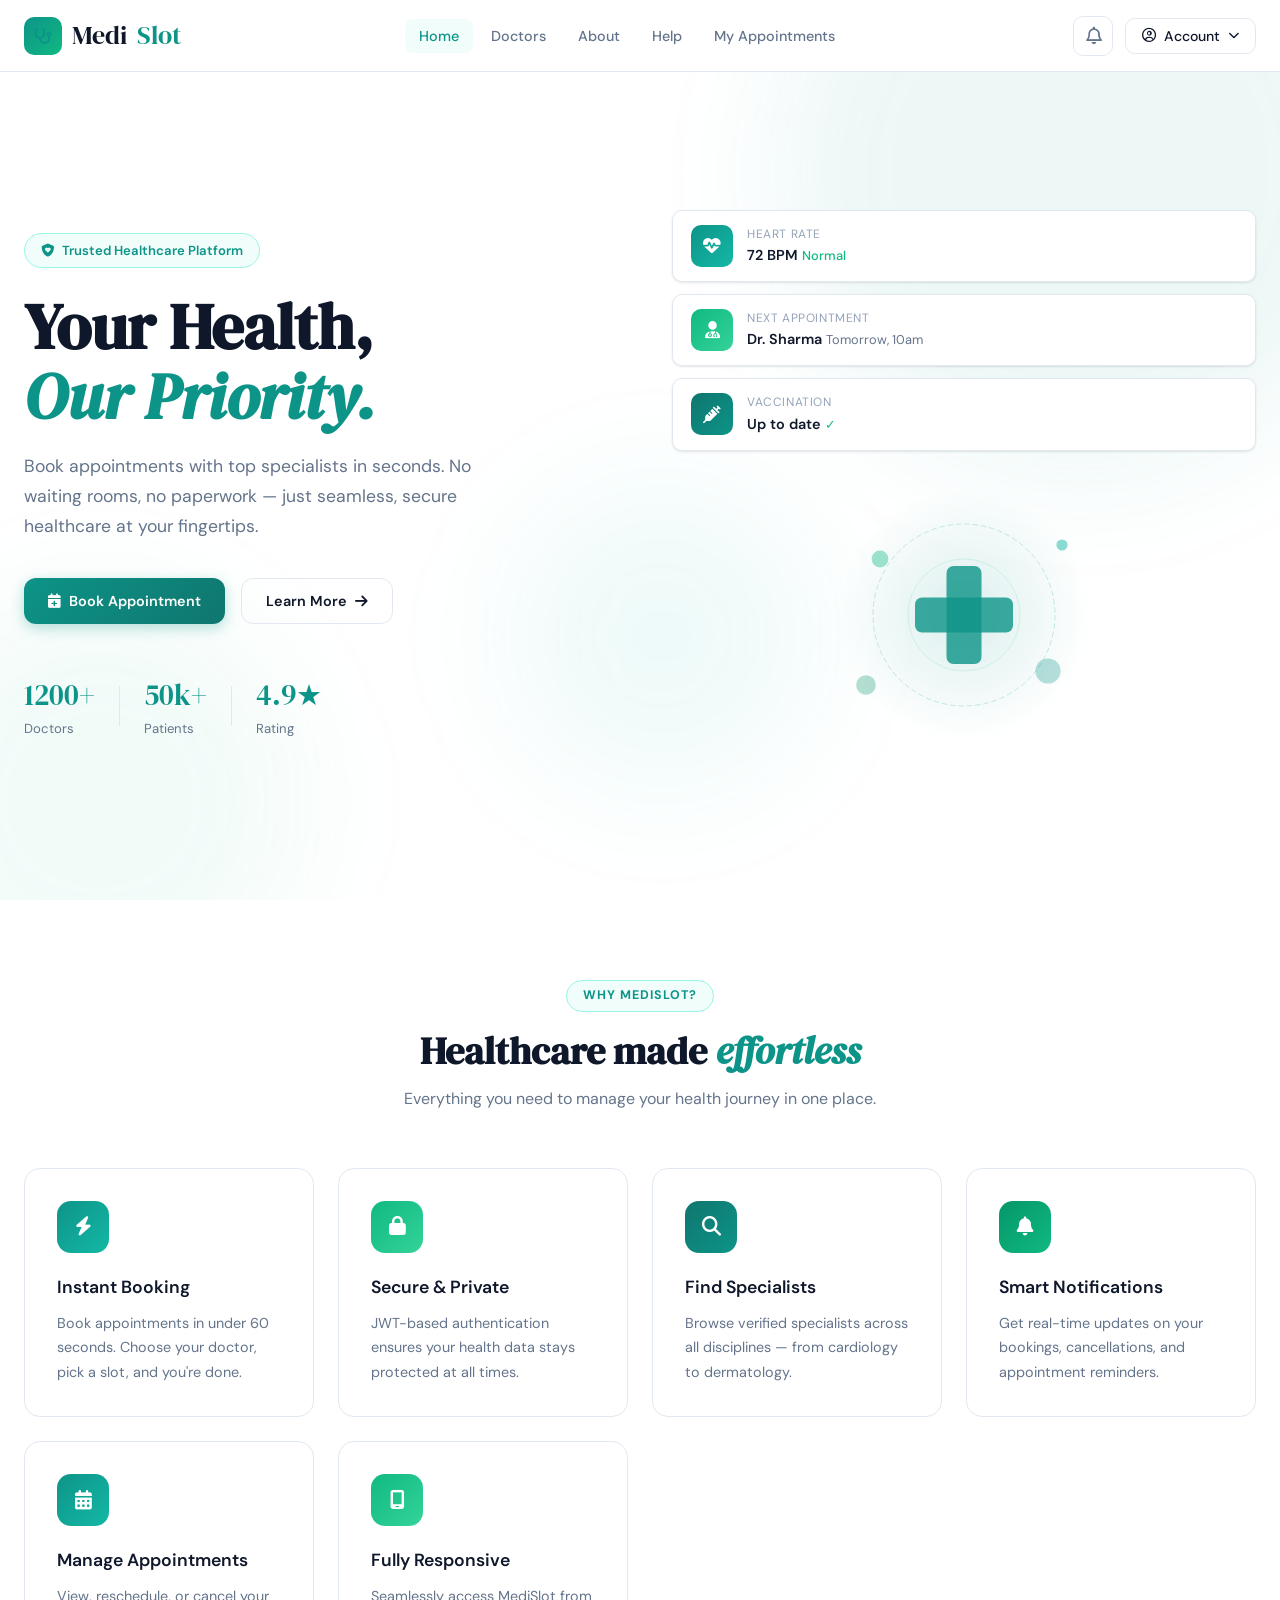
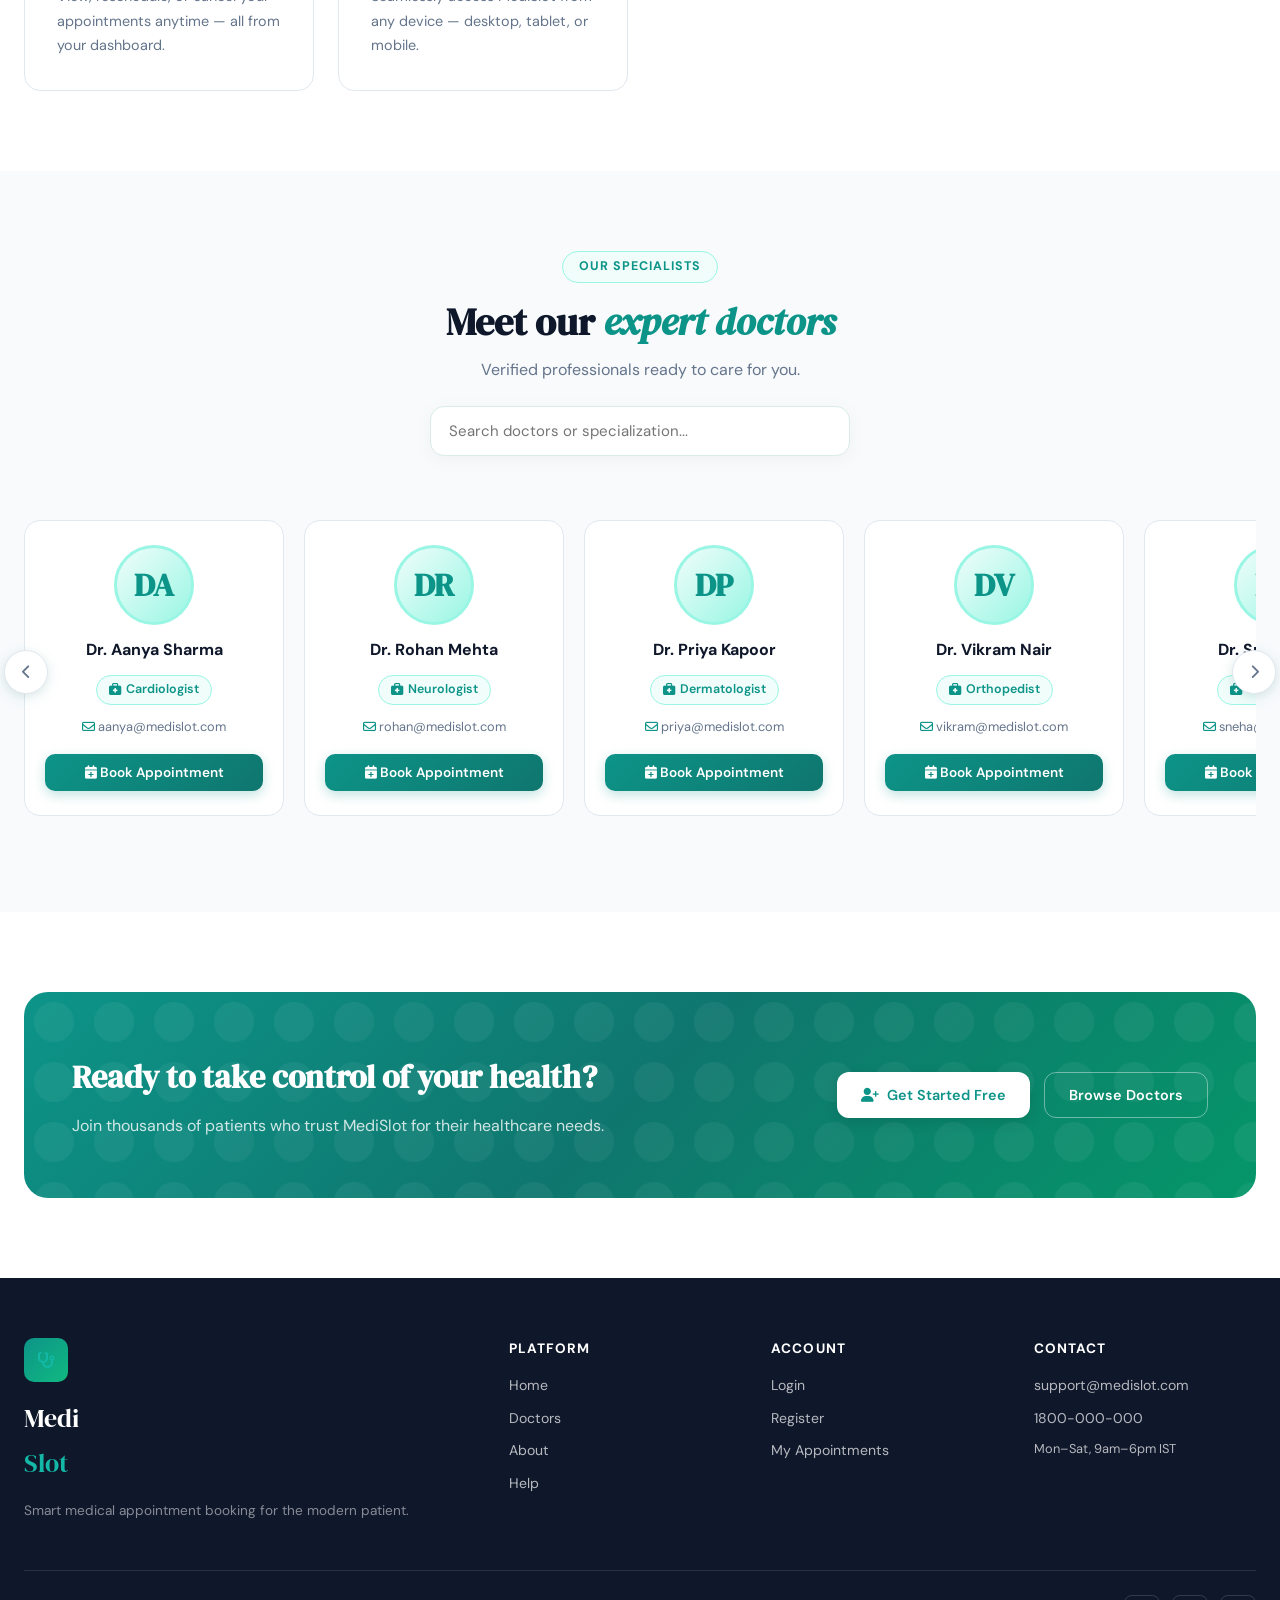
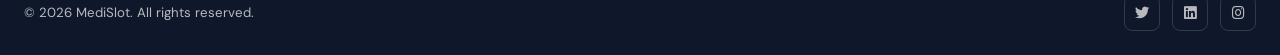
<file: Frontend/index.html>
<!DOCTYPE html>
<html lang="en">
<head>
  <meta charset="UTF-8" />
  <meta name="viewport" content="width=device-width, initial-scale=1.0"/>
  <title>MediSlot — Smart Medical Booking</title>
   <link rel="stylesheet" href="/Frontend/style.css">
  <link href="https://fonts.googleapis.com/css2?family=DM+Serif+Display:ital@0;1&family=DM+Sans:wght@300;400;500;600&display=swap" rel="stylesheet"/>
  <link rel="stylesheet" href="https://cdnjs.cloudflare.com/ajax/libs/font-awesome/6.5.0/css/all.min.css"/>
</head>
<body>

<!-- TOAST CONTAINER -->
<div id="toast-container"></div>

<!-- NAVBAR -->
<nav class="navbar" id="navbar">
  <div class="nav-inner">
    <a class="nav-brand" href="#home">
      <span class="brand-icon"><i class="fa-solid fa-stethoscope"></i></span>
      Medi<span>Slot</span>
    </a>
    <ul class="nav-links" id="navLinks">
      <li><a href="#home" class="nav-link active">Home</a></li>
      <li><a href="#doctors" class="nav-link">Doctors</a></li>
      <li><a href="#about" class="nav-link">About</a></li>
      <li><a href="#help" class="nav-link">Help</a></li>
      <li><a href="#appointments" class="nav-link" id="navMyAppts">My Appointments</a></li>
    </ul>
    <div class="nav-actions">
      <button class="notif-btn" id="notifBtn" title="Notifications">
        <i class="fa-regular fa-bell"></i>
        <span class="notif-badge" id="notifBadge" style="display:none">0</span>
      </button>
      <div class="profile-wrap" id="profileWrap">
        <button class="profile-btn" id="profileBtn">
          <i class="fa-regular fa-circle-user"></i>
          <span id="profileLabel">Account</span>
          <i class="fa-solid fa-chevron-down chevron"></i>
        </button>
        <div class="profile-dropdown" id="profileDropdown">
          <div id="guestMenu">
            <button class="dd-item" onclick="openModal('loginModal')"><i class="fa-solid fa-right-to-bracket"></i> Login</button>
            <button class="dd-item" onclick="openModal('registerModal')"><i class="fa-solid fa-user-plus"></i> Register</button>
          </div>
          <!-- <button class="dd-item" onclick="navigateTo('appointments')"></button> -->
          <div id="authMenu" style="display:none">
            <div class="dd-user-info" id="ddUserInfo"></div>
            <hr class="dd-divider"/>
            <button class="dd-item" onclick="openProfileModal()">
              <i class="fa-solid fa-user"></i>
              My Profile
            </button>

            <button class="dd-item" onclick="editProfile()">
              <i class="fa-solid fa-pen"></i>
              Edit Profile
            </button>

            <button class="dd-item dd-danger" onclick="deleteAccount()">
              <i class="fa-solid fa-trash"></i>
              Delete Account
            </button>
            <button class="dd-item" onclick="navigateTo('appointments')"><i class="fa-regular fa-calendar-check"></i> My Appointments</button>
            <button class="dd-item dd-danger" onclick="logout()"><i class="fa-solid fa-right-from-bracket"></i> Logout</button>
          </div>
        </div>
      </div>
      <button class="hamburger" id="hamburger">
        <span></span><span></span><span></span>
      </button>
    </div>
  </div>
</nav>

<!-- ===================== HOME PAGE ===================== -->
<section id="home" class="page active">

  <!-- HERO -->
  <div class="hero">
    <div class="hero-bg-blobs">
      <div class="blob blob1"></div>
      <div class="blob blob2"></div>
      <div class="blob blob3"></div>
    </div>
    <div class="hero-content">
      <div class="hero-text">
        <div class="hero-badge"><i class="fa-solid fa-shield-heart"></i> Trusted Healthcare Platform</div>
        <h1 class="hero-title">Your Health,<br/><em>Our Priority.</em></h1>
        <p class="hero-sub">Book appointments with top specialists in seconds. No waiting rooms, no paperwork — just seamless, secure healthcare at your fingertips.</p>
        <div class="hero-ctas">
          <button class="btn-primary" onclick='handleHeroBooking()'><i class="fa-solid fa-calendar-plus"></i> Book Appointment</button>
          <button class="btn-ghost" onclick="navigateTo('about')">Learn More <i class="fa-solid fa-arrow-right"></i></button>
        </div>
        <div class="hero-stats">
          <div class="stat"><span>1200+</span><p>Doctors</p></div>
          <div class="stat-divider"></div>
          <div class="stat"><span>50k+</span><p>Patients</p></div>
          <div class="stat-divider"></div>
          <div class="stat"><span>4.9★</span><p>Rating</p></div>
        </div>
      </div>
      <div class="hero-visual">
        <div class="hero-card-float card-pulse">
          <div class="hero-card">
            <div class="hc-icon teal"><i class="fa-solid fa-heart-pulse"></i></div>
            <div>
              <div class="hc-label">Heart Rate</div>
              <div class="hc-value">72 BPM <span class="green">Normal</span></div>
            </div>
          </div>
          <div class="hero-card">
            <div class="hc-icon green"><i class="fa-solid fa-user-doctor"></i></div>
            <div>
              <div class="hc-label">Next Appointment</div>
              <div class="hc-value">Dr. Sharma <span class="muted">Tomorrow, 10am</span></div>
            </div>
          </div>
          <div class="hero-card">
            <div class="hc-icon teal2"><i class="fa-solid fa-syringe"></i></div>
            <div>
              <div class="hc-label">Vaccination</div>
              <div class="hc-value">Up to date <span class="green">✓</span></div>
            </div>
          </div>
        </div>
        <div class="hero-illustration">
          <svg viewBox="0 0 400 400" xmlns="http://www.w3.org/2000/svg">
            <defs>
              <radialGradient id="g1" cx="50%" cy="50%" r="50%">
                <stop offset="0%" stop-color="#0d9488" stop-opacity="0.15"/>
                <stop offset="100%" stop-color="#0d9488" stop-opacity="0"/>
              </radialGradient>
            </defs>
            <circle cx="200" cy="200" r="180" fill="url(#g1)"/>
            <circle cx="200" cy="200" r="130" fill="none" stroke="#0d9488" stroke-width="1" stroke-dasharray="8 4" opacity="0.3"/>
            <circle cx="200" cy="200" r="80" fill="none" stroke="#10b981" stroke-width="1" opacity="0.2"/>
            <!-- Cross symbol -->
            <rect x="175" y="130" width="50" height="140" rx="10" fill="#0d9488" opacity="0.8"/>
            <rect x="130" y="175" width="140" height="50" rx="10" fill="#0d9488" opacity="0.8"/>
            <!-- Decorative circles -->
            <circle cx="80" cy="120" r="12" fill="#10b981" opacity="0.4"/>
            <circle cx="320" cy="280" r="18" fill="#0d9488" opacity="0.3"/>
            <circle cx="340" cy="100" r="8" fill="#14b8a6" opacity="0.5"/>
            <circle cx="60" cy="300" r="14" fill="#059669" opacity="0.3"/>
          </svg>
        </div>
      </div>
    </div>
  </div>

  <!-- FEATURES -->
  <div class="section features-section">
    <div class="container">
      <div class="section-header">
        <div class="section-badge">Why MediSlot?</div>
        <h2>Healthcare made <em>effortless</em></h2>
        <p>Everything you need to manage your health journey in one place.</p>
      </div>
      <div class="features-grid">
        <div class="feature-card">
          <div class="fc-icon"><i class="fa-solid fa-bolt"></i></div>
          <h3>Instant Booking</h3>
          <p>Book appointments in under 60 seconds. Choose your doctor, pick a slot, and you're done.</p>
        </div>
        <div class="feature-card">
          <div class="fc-icon green"><i class="fa-solid fa-lock"></i></div>
          <h3>Secure & Private</h3>
          <p>JWT-based authentication ensures your health data stays protected at all times.</p>
        </div>
        <div class="feature-card">
          <div class="fc-icon teal2"><i class="fa-solid fa-magnifying-glass"></i></div>
          <h3>Find Specialists</h3>
          <p>Browse verified specialists across all disciplines — from cardiology to dermatology.</p>
        </div>
        <div class="feature-card">
          <div class="fc-icon emerald"><i class="fa-solid fa-bell"></i></div>
          <h3>Smart Notifications</h3>
          <p>Get real-time updates on your bookings, cancellations, and appointment reminders.</p>
        </div>
        <div class="feature-card">
          <div class="fc-icon teal"><i class="fa-solid fa-calendar-days"></i></div>
          <h3>Manage Appointments</h3>
          <p>View, reschedule, or cancel your appointments anytime — all from your dashboard.</p>
        </div>
        <div class="feature-card">
          <div class="fc-icon green"><i class="fa-solid fa-mobile-screen"></i></div>
          <h3>Fully Responsive</h3>
          <p>Seamlessly access MediSlot from any device — desktop, tablet, or mobile.</p>
        </div>
      </div>
    </div>
  </div>

  <!-- DOCTORS SLIDER (HOME) -->
  <div class="section doctors-section" id="doctors">
    <div class="container">
      <div class="section-header">
        <div class="section-badge">Our Specialists</div>
        <h2>Meet our <em>expert doctors</em></h2>
        <p>Verified professionals ready to care for you.</p>
        <div class="doctor-search">
        <input
          type="text"
          id="doctorSearch"
          placeholder="Search doctors or specialization..."
          onkeyup="filterDoctors()"
        />
      </div>
      </div>
      <div class="slider-wrapper">
        <button class="slider-arrow left" id="sliderPrev"><i class="fa-solid fa-chevron-left"></i></button>
        <div class="doctors-slider" id="doctorsSlider">
          <div class="slider-loading"><i class="fa-solid fa-spinner fa-spin"></i> Loading doctors...</div>
        </div>
        <button class="slider-arrow right" id="sliderNext"><i class="fa-solid fa-chevron-right"></i></button>
      </div>
    </div>
  </div>

  <!-- CTA BANNER -->
  <div class="section cta-banner-section">
    <div class="container">
      <div class="cta-banner">
        <div class="cta-banner-text">
          <h2>Ready to take control of your health?</h2>
          <p>Join thousands of patients who trust MediSlot for their healthcare needs.</p>
        </div>
        <div class="cta-banner-actions">
          <button class="btn-primary light" onclick="openModal('registerModal')"><i class="fa-solid fa-user-plus"></i> Get Started Free</button>
          <button class="btn-ghost light" onclick="navigateTo('doctors')">Browse Doctors</button>
        </div>
      </div>
    </div>
  </div>

  <!-- FOOTER -->
  <footer class="footer">
    <div class="container">
      <div class="footer-top">
        <div class="footer-brand">
          <span class="brand-icon"><i class="fa-solid fa-stethoscope"></i></span>
          Medi<span>Slot</span>
          <p>Smart medical appointment booking for the modern patient.</p>
        </div>
        <div class="footer-links-group">
          <h4>Platform</h4>
          <a href="#home" onclick="navigateTo('home')">Home</a>
          <a href="#doctors" onclick="navigateTo('doctors')">Doctors</a>
          <a href="#about" onclick="navigateTo('about')">About</a>
          <a href="#help" onclick="navigateTo('help')">Help</a>
        </div>
        <div class="footer-links-group">
          <h4>Account</h4>
          <a href="#" onclick="openModal('loginModal')">Login</a>
          <a href="#" onclick="openModal('registerModal')">Register</a>
          <a href="#appointments" onclick="navigateTo('appointments')">My Appointments</a>
        </div>
        <div class="footer-links-group">
          <h4>Contact</h4>
          <a href="mailto:support@medislot.com">support@medislot.com</a>
          <a href="tel:+911800000000">1800-000-000</a>
          <p class="footer-small">Mon–Sat, 9am–6pm IST</p>
        </div>
      </div>
      <div class="footer-bottom">
        <p>© 2026 MediSlot. All rights reserved.</p>
        <div class="footer-socials">
          <a href="#"><i class="fa-brands fa-twitter"></i></a>
          <a href="#"><i class="fa-brands fa-linkedin"></i></a>
          <a href="#"><i class="fa-brands fa-instagram"></i></a>
        </div>
      </div>
    </div>
  </footer>
</section>

<!-- ===================== ABOUT PAGE ===================== -->
<section id="about" class="page">
  <div class="page-hero">
    <div class="container">
      <div class="section-badge">Our Story</div>
      <h1>Built for <em>patients</em>, by people who care.</h1>
      <p>MediSlot was founded with one mission — make healthcare accessible, fast, and stress-free for everyone.</p>
    </div>
  </div>
  <div class="section container">
    <div class="about-grid">
      <div class="about-card">
        <div class="about-icon"><i class="fa-solid fa-rocket"></i></div>
        <h3>Instant Booking</h3>
        <p>No more phone calls, waiting on hold, or standing in long queues. MediSlot lets you book a verified doctor in under a minute — from anywhere, anytime.</p>
      </div>
      <div class="about-card">
        <div class="about-icon green"><i class="fa-solid fa-stethoscope"></i></div>
        <h3>Easy Doctor Discovery</h3>
        <p>Browse our curated network of specialists across all fields. Filter by specialization, view profiles, and pick the right doctor for your needs with confidence.</p>
      </div>
      <div class="about-card">
        <div class="about-icon teal2"><i class="fa-solid fa-shield-halved"></i></div>
        <h3>Secure Authentication</h3>
        <p>Your health data is sensitive. We use industry-standard JWT authentication to ensure your account and appointment history remain private and secure.</p>
      </div>
      <div class="about-card">
        <div class="about-icon emerald"><i class="fa-solid fa-heart"></i></div>
        <h3>Patient-First Experience</h3>
        <p>Every feature of MediSlot is designed with the patient in mind. Clean UI, instant feedback, and a seamless flow from discovery to booking to confirmation.</p>
      </div>
    </div>
    <div class="about-mission">
      <div class="about-mission-text">
        <div class="section-badge">Our Mission</div>
        <h2>Making healthcare <em>human again.</em></h2>
        <p>Healthcare should be a right, not a puzzle. MediSlot eliminates the friction between patients and doctors — no bureaucracy, no confusion, just care.</p>
        <p>We partner with verified medical professionals to provide you with a trustworthy, end-to-end healthcare booking experience that respects your time and privacy.</p>
        <button class="btn-primary" onclick="navigateTo('doctors')"><i class="fa-solid fa-calendar-plus"></i> Book Your First Appointment</button>
      </div>
      <div class="about-mission-visual">
        <div class="mission-stats-grid">
          <div class="ms-card"><span>1200+</span><p>Verified Doctors</p></div>
          <div class="ms-card"><span>50k+</span><p>Happy Patients</p></div>
          <div class="ms-card"><span>99.9%</span><p>Uptime</p></div>
          <div class="ms-card"><span>4.9★</span><p>Average Rating</p></div>
        </div>
      </div>
    </div>
  </div>
</section>

<!-- ===================== HELP PAGE ===================== -->
<section id="help" class="page">
  <div class="page-hero">
    <div class="container">
      <div class="section-badge">Help Center</div>
      <h1>How can we <em>help you?</em></h1>
      <p>Find answers to common questions and learn how to make the most of MediSlot.</p>
    </div>
  </div>
  <div class="section container">
    <div class="help-layout">
      <div class="help-main">
        <h2 class="help-section-title"><i class="fa-solid fa-circle-question"></i> Frequently Asked Questions</h2>
        <div class="faq-list" id="faqList">
          <div class="faq-item">
            <button class="faq-q">How do I book an appointment? <i class="fa-solid fa-chevron-down"></i></button>
            <div class="faq-a"><p>Browse doctors on the Doctors page or scroll down to the doctor slider on the home page. Click "Book Appointment" on any doctor card. If you're logged in, a booking modal will appear where you can select a date and time. If not logged in, you'll be prompted to log in first.</p></div>
          </div>
          <div class="faq-item">
            <button class="faq-q">How do I register an account? <i class="fa-solid fa-chevron-down"></i></button>
            <div class="faq-a"><p>Click the "Account" button in the top navigation bar and select "Register". Fill in your name, age, gender, phone number, email, and password. Your account will be created instantly and you'll be logged in automatically.</p></div>
          </div>
          <div class="faq-item">
            <button class="faq-q">How do I log in? <i class="fa-solid fa-chevron-down"></i></button>
            <div class="faq-a"><p>Click "Account" in the navbar and select "Login". Enter your registered phone number and password. Upon successful login, a JWT token is securely stored and you'll have full access to your appointments and booking features.</p></div>
          </div>
          <div class="faq-item">
            <button class="faq-q">How do I cancel an appointment? <i class="fa-solid fa-chevron-down"></i></button>
            <div class="faq-a"><p>Go to "My Appointments" from the navbar or your account dropdown. Find the appointment you wish to cancel and click the "Cancel" button. You'll receive a confirmation notification. Please cancel at least 2 hours before the appointment time.</p></div>
          </div>
          <div class="faq-item">
            <button class="faq-q">What if a slot is already booked? <i class="fa-solid fa-chevron-down"></i></button>
            <div class="faq-a"><p>If a time slot is already taken by another patient, you'll see an error notification. Simply choose a different date or time. Slots are allocated on a first-come, first-served basis.</p></div>
          </div>
          <div class="faq-item">
            <button class="faq-q">Is my data safe? <i class="fa-solid fa-chevron-down"></i></button>
            <div class="faq-a"><p>Absolutely. MediSlot uses JWT (JSON Web Tokens) for secure authentication. Your data is transmitted over HTTPS and never shared with third parties. We comply with all applicable data protection regulations.</p></div>
          </div>
          <div class="faq-item">
            <button class="faq-q">Can I book appointments for family members? <i class="fa-solid fa-chevron-down"></i></button>
            <div class="faq-a"><p>Currently, each MediSlot account is tied to one patient profile. For family members, separate accounts can be created using their respective phone numbers and emails.</p></div>
          </div>
        </div>
      </div>
      <div class="help-sidebar">
        <div class="help-contact-card">
          <div class="hcc-icon"><i class="fa-solid fa-headset"></i></div>
          <h3>Need More Help?</h3>
          <p>Our support team is here for you.</p>
          <a href="mailto:support@medislot.com" class="btn-primary full"><i class="fa-solid fa-envelope"></i> Email Support</a>
          <div class="hcc-divider"></div>
          <div class="hcc-contact-item"><i class="fa-solid fa-phone"></i><span>1800-000-000</span></div>
          <div class="hcc-contact-item"><i class="fa-solid fa-clock"></i><span>Mon–Sat, 9am–6pm IST</span></div>
        </div>
        <div class="help-steps-card">
          <h3><i class="fa-solid fa-list-check"></i> Quick Steps</h3>
          <div class="help-step"><span>1</span><p>Register or Login</p></div>
          <div class="help-step"><span>2</span><p>Browse Doctors</p></div>
          <div class="help-step"><span>3</span><p>Click Book Appointment</p></div>
          <div class="help-step"><span>4</span><p>Choose Date & Time</p></div>
          <div class="help-step"><span>5</span><p>Get Confirmed!</p></div>
        </div>
      </div>
    </div>
  </div>
</section>

<!-- ===================== MY APPOINTMENTS PAGE ===================== -->
<section id="appointments" class="page">
  <div class="page-hero">
    <div class="container">
      <div class="section-badge">Your Dashboard</div>
      <h1>My <em>Appointments</em></h1>
      <p>Track, manage, and cancel your upcoming medical appointments.</p>
    </div>
  </div>
  <div class="section container">
    <div id="apptLoginWall" style="display:none" class="login-wall">
      <div class="lw-icon"><i class="fa-solid fa-lock"></i></div>
      <h3>Login Required</h3>
      <p>Please log in to view your appointments.</p>
      <button class="btn-primary" onclick="openModal('loginModal')"><i class="fa-solid fa-right-to-bracket"></i> Login Now</button>
    </div>
    <div id="apptContent" style="display:none">
      <div class="appt-header">
        <h2>Upcoming Appointments</h2>
        <button class="btn-primary sm" onclick="loadAppointments()"><i class="fa-solid fa-rotate-right"></i> Refresh</button>
      </div>
      <div id="apptList" class="appt-grid">
        <div class="appt-loading"><i class="fa-solid fa-spinner fa-spin"></i> Loading appointments...</div>
      </div>
    </div>
  </div>
</section>

<!-- ===================== MODALS ===================== -->

<!-- LOGIN MODAL -->
<div class="modal-overlay" id="loginModal">
  <div class="modal">
    <button class="modal-close" onclick="closeModal('loginModal')"><i class="fa-solid fa-xmark"></i></button>
    <div class="modal-icon teal"><i class="fa-solid fa-right-to-bracket"></i></div>
    <h2 class="modal-title">Welcome Back</h2>
    <p class="modal-sub">Sign in to your MediSlot account</p>
    <div class="modal-form" id="loginForm">
      <div class="form-group">
        <label><i class="fa-solid fa-phone"></i> Phone Number</label>
        <input type="tel" id="loginPhone" placeholder="Enter your phone number" />
      </div>
      <div class="form-group">
        <label><i class="fa-solid fa-lock"></i> Password</label>
        <div class="input-password">
          <input type="password" id="loginPassword" placeholder="Enter your password" />
          <button type="button" class="pw-toggle" onclick="togglePassword('loginPassword', this)"><i class="fa-regular fa-eye"></i></button>
        </div>
      </div>
      <button class="btn-primary full" onclick="login()"><i class="fa-solid fa-right-to-bracket"></i> Login</button>
      <p class="modal-switch">Don't have an account? <a href="#" onclick="switchModal('loginModal','registerModal')">Register here</a></p>
    </div>
  </div>
</div>

<!-- REGISTER MODAL -->
<div class="modal-overlay" id="registerModal">
  <div class="modal modal-wide">
    <button class="modal-close" onclick="closeModal('registerModal')"><i class="fa-solid fa-xmark"></i></button>
    <div class="modal-icon green"><i class="fa-solid fa-user-plus"></i></div>
    <h2 class="modal-title">Create Account</h2>
    <p class="modal-sub">Join MediSlot today — it's free!</p>
    <div class="modal-form" id="registerForm">
      <div class="form-row">
        <div class="form-group">
          <label><i class="fa-solid fa-user"></i> Full Name</label>
          <input type="text" id="regName" placeholder="Your full name" />
        </div>
        <div class="form-group">
          <label><i class="fa-solid fa-calendar"></i> Age</label>
          <input type="number" id="regAge" placeholder="Your age" min="1" max="120" />
        </div>
      </div>
      <div class="form-row">
        <div class="form-group">
          <label><i class="fa-solid fa-venus-mars"></i> Gender</label>
          <select id="regGender">
            <option value="">Select gender</option>
            <option value="Male">Male</option>
            <option value="Female">Female</option>
            <option value="Other">Other</option>
          </select>
        </div>
        <div class="form-group">
          <label><i class="fa-solid fa-phone"></i> Phone Number</label>
          <input type="tel" id="regPhone" placeholder="10-digit mobile number" />
        </div>
      </div>
      <div class="form-group">
        <label><i class="fa-solid fa-envelope"></i> Email Address</label>
        <input type="email" id="regEmail" placeholder="your@email.com" />
      </div>
      <div class="form-group">
        <label><i class="fa-solid fa-lock"></i> Password</label>
        <div class="input-password">
          <input type="password" id="regPassword" placeholder="Create a strong password" />
          <button type="button" class="pw-toggle" onclick="togglePassword('regPassword', this)"><i class="fa-regular fa-eye"></i></button>
        </div>
      </div>
      <button class="btn-primary full" onclick="register()"><i class="fa-solid fa-user-plus"></i> Create Account</button>
      <p class="modal-switch">Already have an account? <a href="#" onclick="switchModal('registerModal','loginModal')">Login here</a></p>
    </div>
  </div>
</div>

<!-- BOOKING MODAL -->
<div class="modal-overlay" id="bookingModal">
  <div class="modal">
    <button class="modal-close" onclick="closeModal('bookingModal')"><i class="fa-solid fa-xmark"></i></button>
    <div class="modal-icon teal"><i class="fa-solid fa-calendar-plus"></i></div>
    <h2 class="modal-title">Book Appointment</h2>
    <p class="modal-sub" id="bookingDoctorName">Select a date and time</p>
    <div class="modal-form">
      <div class="form-group">
        <label><i class="fa-solid fa-calendar-day"></i> Appointment Date</label>
        <input type="date" id="bookDate" />
      </div>
      <div class="form-group">
        <label><i class="fa-solid fa-clock"></i> Appointment Time</label>
        <input type="time" id="bookTime" />
      </div>
      <button class="btn-primary full" onclick="bookAppointment()"><i class="fa-solid fa-check"></i> Confirm Booking</button>
    </div>
  </div>
</div>

<!-- CANCEL CONFIRM MODAL -->
<div class="modal-overlay" id="cancelModal">
  <div class="modal modal-sm">
    <div class="modal-icon danger"><i class="fa-solid fa-triangle-exclamation"></i></div>
    <h2 class="modal-title">Cancel Appointment?</h2>
    <p class="modal-sub">This action cannot be undone. Are you sure you want to cancel this appointment?</p>
    <div class="modal-actions">
      <button class="btn-ghost" onclick="closeModal('cancelModal')">Keep it</button>
      <button class="btn-danger" id="confirmCancelBtn">Yes, Cancel</button>
    </div>
  </div>
</div>
<!-- Profile Modal -->
<div class="modal-overlay" id="profileModal">

  <div class="modal-card">

    <button class="modal-close"
      onclick="closeModal('profileModal')">
      ×
    </button>

    <h2>My Profile</h2>

    <form id="profileForm">

      <div class="form-group">
        <label>Full Name</label>
        <input type="text" id="profileName">
      </div>

      <div class="form-group">
        <label>Phone Number</label>
        <input type="text" id="profilePhone" readonly>
      </div>

      <div class="form-group">
        <label>Email</label>
        <input type="email" id="profileEmail">
      </div>

      <button
        type="button"
        class="btn-primary"
        onclick="updateProfile()">

        Save Changes
      </button>

    </form>

  </div>

</div>

<!-- <script src="script.js"></script> -->
<script src="/Frontend/script.js"></script>
</body>
</html>
</file>
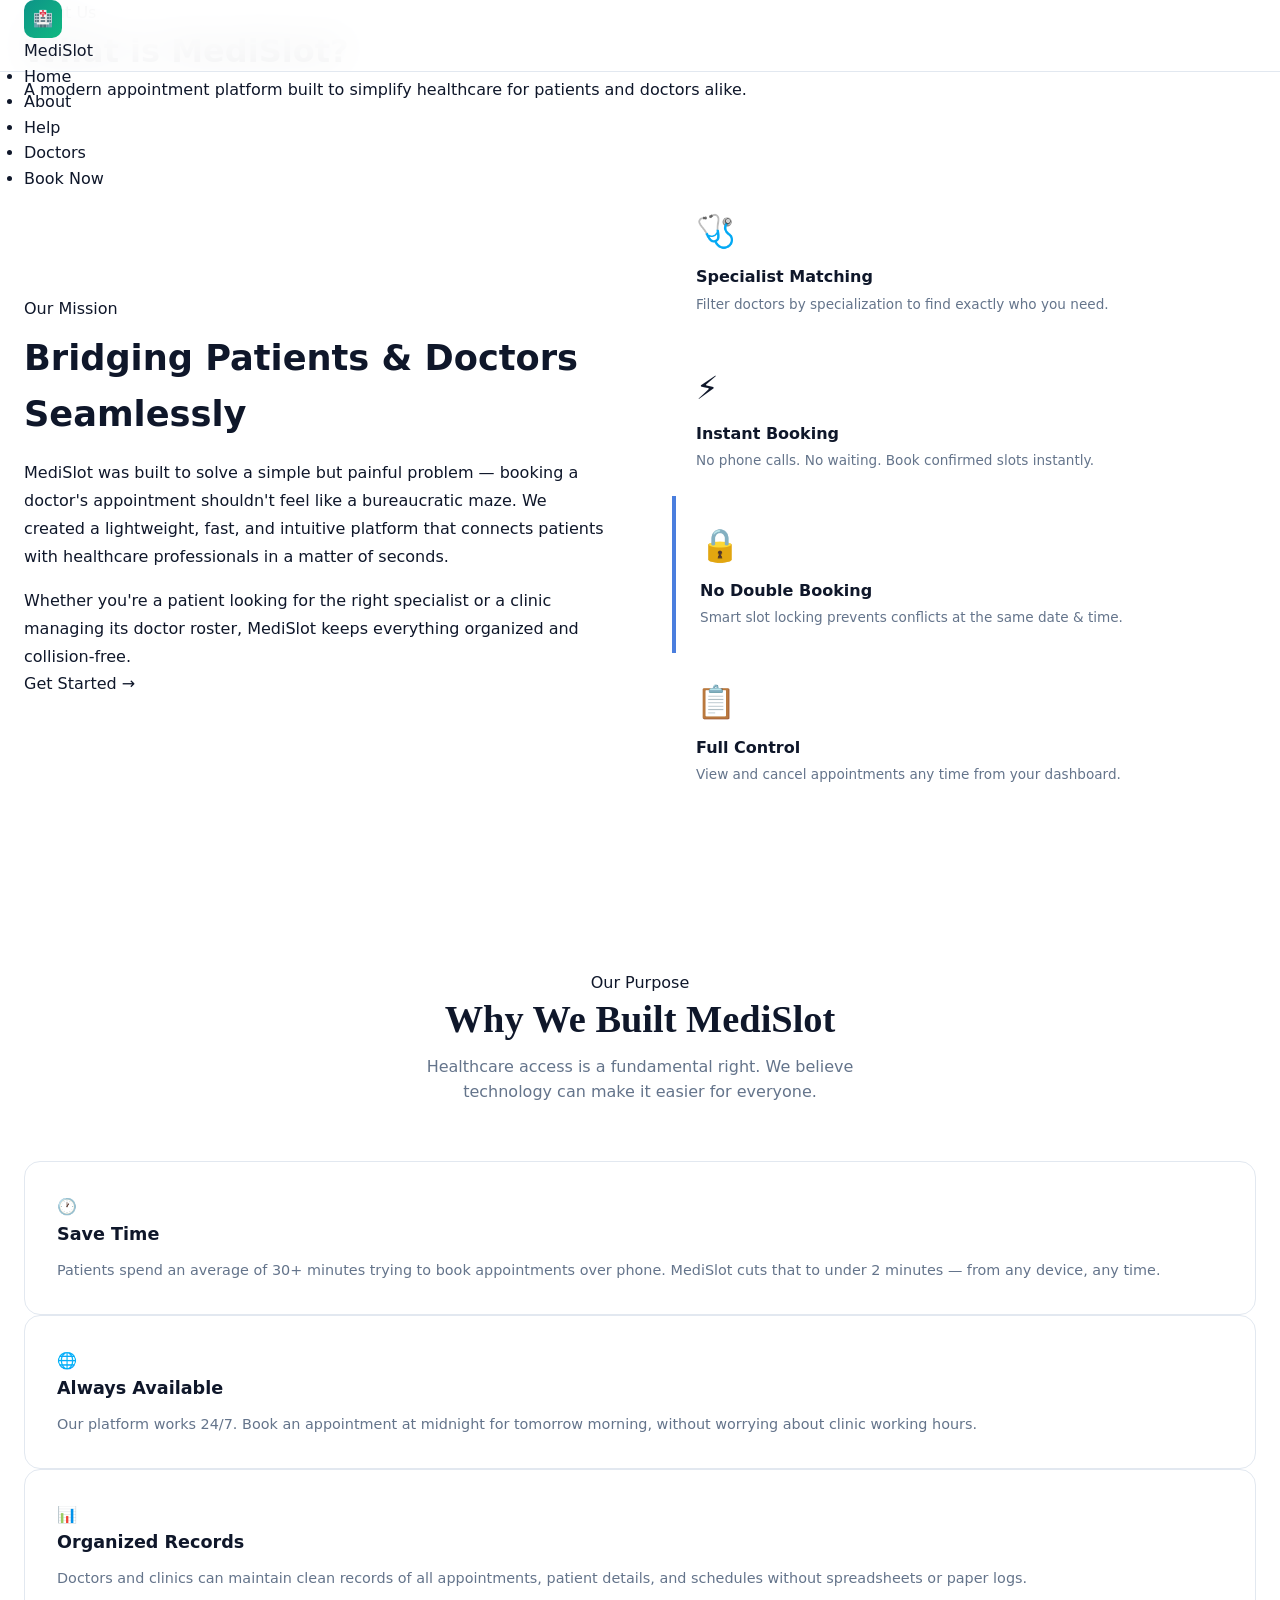
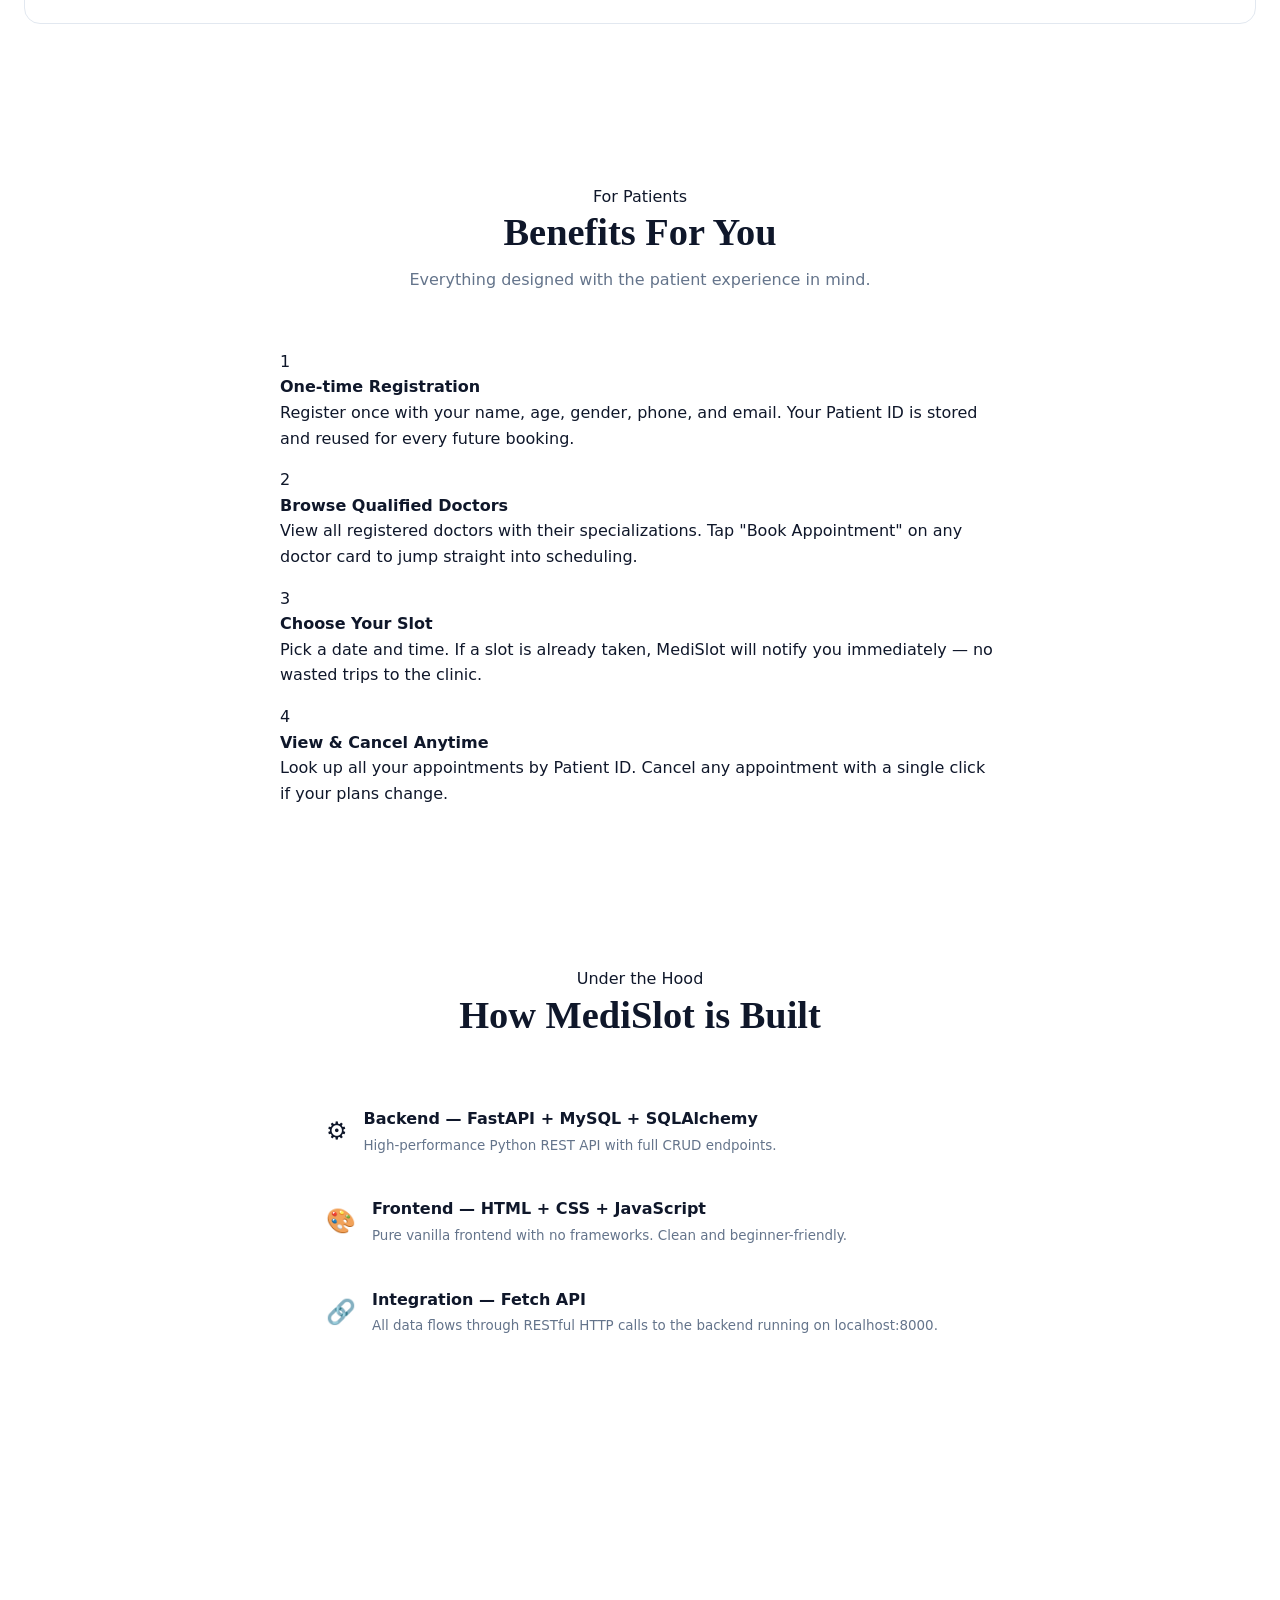
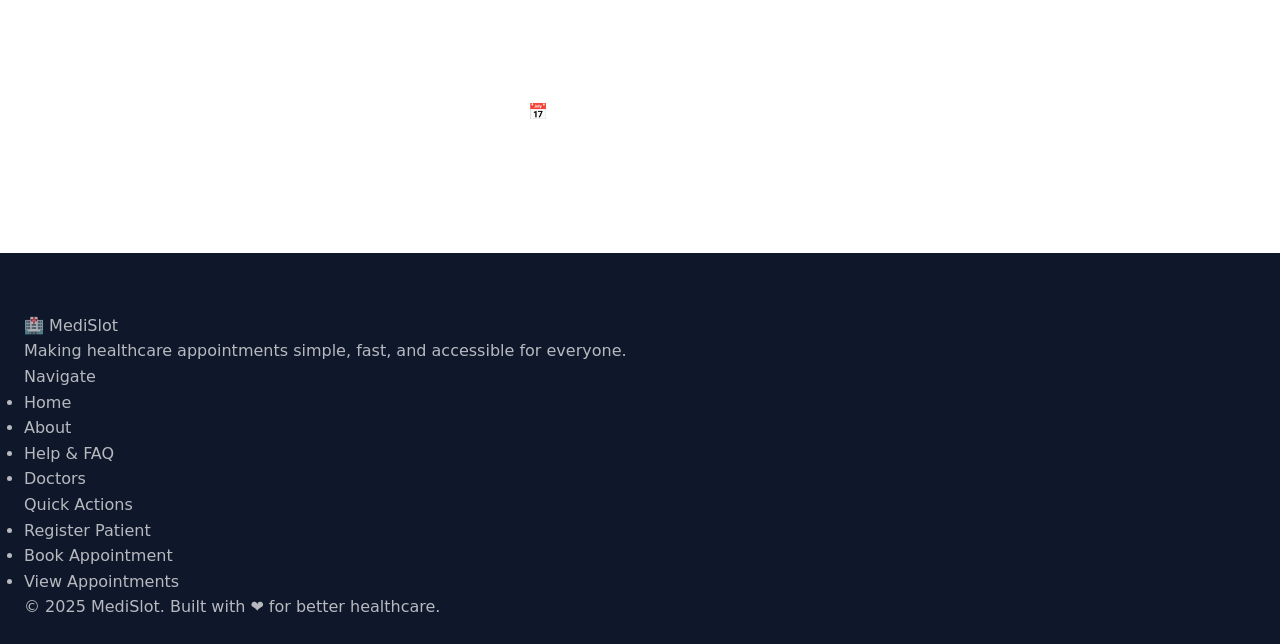
<file: Frontend/about.html>
<!DOCTYPE html>
<html lang="en">
<head>
  <meta charset="UTF-8" />
  <meta name="viewport" content="width=device-width, initial-scale=1.0" />
  <title>About — MediSlot</title>
  <link rel="stylesheet" href="style.css" />
</head>
<body>

  <!-- ═══════════════════════════════════════
       NAVBAR (same on every page)
       ═══════════════════════════════════════ -->
  <nav class="navbar">
    <div class="container navbar__inner">
      <a href="index.html" class="navbar__brand">
        <div class="brand-icon">🏥</div>
        MediSlot
      </a>
      <ul class="navbar__links">
        <li><a href="index.html">Home</a></li>
        <li><a href="about.html" class="active">About</a></li>
        <li><a href="help.html">Help</a></li>
        <li><a href="index.html#doctors">Doctors</a></li>
        <li><a href="index.html#app" class="navbar__cta">Book Now</a></li>
      </ul>
      <button class="navbar__toggle" aria-label="Toggle menu">
        <span></span><span></span><span></span>
      </button>
    </div>
  </nav>


  <!-- ═══════════════════════════════════════
       PAGE HEADER
       ═══════════════════════════════════════ -->
  <div class="page-header">
    <div class="container">
      <div class="page-header__eyebrow">About Us</div>
      <h1 class="page-header__title">What is MediSlot?</h1>
      <p class="page-header__sub">A modern appointment platform built to simplify healthcare for patients and doctors alike.</p>
    </div>
  </div>


  <!-- ═══════════════════════════════════════
       ABOUT INTRO
       ═══════════════════════════════════════ -->
  <section class="section">
    <div class="container">
      <div style="display:grid; grid-template-columns:1fr 1fr; gap:4rem; align-items:center;">

        <!-- Left: Text -->
        <div>
          <span class="section-header__eyebrow">Our Mission</span>
          <h2 style="font-size:clamp(1.6rem,3vw,2.2rem); margin:0.5rem 0 1rem;">
            Bridging Patients &amp; Doctors Seamlessly
          </h2>
          <p style="color:var(--text-body); margin-bottom:1rem; line-height:1.75;">
            MediSlot was built to solve a simple but painful problem — booking a doctor's appointment
            shouldn't feel like a bureaucratic maze. We created a lightweight, fast, and intuitive
            platform that connects patients with healthcare professionals in a matter of seconds.
          </p>
          <p style="color:var(--text-body); line-height:1.75;">
            Whether you're a patient looking for the right specialist or a clinic managing
            its doctor roster, MediSlot keeps everything organized and collision-free.
          </p>
          <div class="mt-3">
            <a href="index.html#app" class="btn btn--primary">Get Started →</a>
          </div>
        </div>

        <!-- Right: Stat cards -->
        <div class="grid grid--2" style="gap:1rem;">

          <div class="card" style="border-left:4px solid var(--primary); padding:1.5rem;">
            <div style="font-size:2rem; margin-bottom:0.4rem;">🩺</div>
            <div style="font-weight:700; color:var(--text-primary); margin-bottom:0.25rem;">Specialist Matching</div>
            <p style="font-size:0.85rem; color:var(--text-muted);">Filter doctors by specialization to find exactly who you need.</p>
          </div>

          <div class="card" style="border-left:4px solid var(--accent); padding:1.5rem;">
            <div style="font-size:2rem; margin-bottom:0.4rem;">⚡</div>
            <div style="font-weight:700; color:var(--text-primary); margin-bottom:0.25rem;">Instant Booking</div>
            <p style="font-size:0.85rem; color:var(--text-muted);">No phone calls. No waiting. Book confirmed slots instantly.</p>
          </div>

          <div class="card" style="border-left:4px solid #4a7ede; padding:1.5rem;">
            <div style="font-size:2rem; margin-bottom:0.4rem;">🔒</div>
            <div style="font-weight:700; color:var(--text-primary); margin-bottom:0.25rem;">No Double Booking</div>
            <p style="font-size:0.85rem; color:var(--text-muted);">Smart slot locking prevents conflicts at the same date &amp; time.</p>
          </div>

          <div class="card" style="border-left:4px solid var(--success); padding:1.5rem;">
            <div style="font-size:2rem; margin-bottom:0.4rem;">📋</div>
            <div style="font-weight:700; color:var(--text-primary); margin-bottom:0.25rem;">Full Control</div>
            <p style="font-size:0.85rem; color:var(--text-muted);">View and cancel appointments any time from your dashboard.</p>
          </div>

        </div>
      </div>
    </div>
  </section>


  <!-- ═══════════════════════════════════════
       PURPOSE OF THE APPLICATION
       ═══════════════════════════════════════ -->
  <section class="section section--alt">
    <div class="container">
      <div class="section-header">
        <span class="section-header__eyebrow">Our Purpose</span>
        <h2 class="section-header__title">Why We Built MediSlot</h2>
        <p class="section-header__sub">Healthcare access is a fundamental right. We believe technology can make it easier for everyone.</p>
      </div>

      <div class="grid grid--3">

        <div class="feature-card">
          <div class="feature-card__icon">🕐</div>
          <h3 class="feature-card__title">Save Time</h3>
          <p class="feature-card__text">
            Patients spend an average of 30+ minutes trying to book appointments over phone.
            MediSlot cuts that to under 2 minutes — from any device, any time.
          </p>
        </div>

        <div class="feature-card">
          <div class="feature-card__icon">🌐</div>
          <h3 class="feature-card__title">Always Available</h3>
          <p class="feature-card__text">
            Our platform works 24/7. Book an appointment at midnight for tomorrow morning,
            without worrying about clinic working hours.
          </p>
        </div>

        <div class="feature-card">
          <div class="feature-card__icon">📊</div>
          <h3 class="feature-card__title">Organized Records</h3>
          <p class="feature-card__text">
            Doctors and clinics can maintain clean records of all appointments, patient details,
            and schedules without spreadsheets or paper logs.
          </p>
        </div>

      </div>
    </div>
  </section>


  <!-- ═══════════════════════════════════════
       BENEFITS FOR PATIENTS
       ═══════════════════════════════════════ -->
  <section class="section">
    <div class="container">
      <div class="section-header">
        <span class="section-header__eyebrow">For Patients</span>
        <h2 class="section-header__title">Benefits For You</h2>
        <p class="section-header__sub">Everything designed with the patient experience in mind.</p>
      </div>

      <!-- Timeline-style benefit list -->
      <div style="max-width:720px; margin:0 auto; display:flex; flex-direction:column; gap:1rem;">

        <div class="step-card">
          <div class="step-num">1</div>
          <div class="step-content">
            <h4>One-time Registration</h4>
            <p>Register once with your name, age, gender, phone, and email. Your Patient ID is stored and reused for every future booking.</p>
          </div>
        </div>

        <div class="step-card">
          <div class="step-num">2</div>
          <div class="step-content">
            <h4>Browse Qualified Doctors</h4>
            <p>View all registered doctors with their specializations. Tap "Book Appointment" on any doctor card to jump straight into scheduling.</p>
          </div>
        </div>

        <div class="step-card">
          <div class="step-num">3</div>
          <div class="step-content">
            <h4>Choose Your Slot</h4>
            <p>Pick a date and time. If a slot is already taken, MediSlot will notify you immediately — no wasted trips to the clinic.</p>
          </div>
        </div>

        <div class="step-card">
          <div class="step-num">4</div>
          <div class="step-content">
            <h4>View &amp; Cancel Anytime</h4>
            <p>Look up all your appointments by Patient ID. Cancel any appointment with a single click if your plans change.</p>
          </div>
        </div>

      </div>
    </div>
  </section>


  <!-- ═══════════════════════════════════════
       TECH / ABOUT THE PROJECT
       ═══════════════════════════════════════ -->
  <section class="section section--alt">
    <div class="container" style="max-width:700px;">
      <div class="section-header">
        <span class="section-header__eyebrow">Under the Hood</span>
        <h2 class="section-header__title">How MediSlot is Built</h2>
      </div>

      <div class="card">
        <div class="card__body">
          <div style="display:flex; flex-direction:column; gap:1rem;">

            <div style="display:flex; align-items:center; gap:1rem; padding:0.75rem; background:var(--bg); border-radius:var(--radius-sm);">
              <span style="font-size:1.5rem;">⚙️</span>
              <div>
                <strong style="color:var(--text-primary);">Backend — FastAPI + MySQL + SQLAlchemy</strong>
                <p style="font-size:0.84rem; color:var(--text-muted); margin-top:0.2rem;">High-performance Python REST API with full CRUD endpoints.</p>
              </div>
            </div>

            <div style="display:flex; align-items:center; gap:1rem; padding:0.75rem; background:var(--bg); border-radius:var(--radius-sm);">
              <span style="font-size:1.5rem;">🎨</span>
              <div>
                <strong style="color:var(--text-primary);">Frontend — HTML + CSS + JavaScript</strong>
                <p style="font-size:0.84rem; color:var(--text-muted); margin-top:0.2rem;">Pure vanilla frontend with no frameworks. Clean and beginner-friendly.</p>
              </div>
            </div>

            <div style="display:flex; align-items:center; gap:1rem; padding:0.75rem; background:var(--bg); border-radius:var(--radius-sm);">
              <span style="font-size:1.5rem;">🔗</span>
              <div>
                <strong style="color:var(--text-primary);">Integration — Fetch API</strong>
                <p style="font-size:0.84rem; color:var(--text-muted); margin-top:0.2rem;">All data flows through RESTful HTTP calls to the backend running on localhost:8000.</p>
              </div>
            </div>

          </div>
        </div>
      </div>
    </div>
  </section>


  <!-- ═══════════════════════════════════════
       CTA BANNER
       ═══════════════════════════════════════ -->
  <section class="section">
    <div class="container">
      <div style="background:linear-gradient(135deg,var(--primary),var(--primary-light)); border-radius:var(--radius-lg); padding:3rem 2rem; text-align:center; color:white;">
        <h2 style="color:white; margin-bottom:0.75rem; font-size:clamp(1.5rem,3vw,2rem);">Ready to Book Your Appointment?</h2>
        <p style="color:rgba(255,255,255,.8); margin-bottom:1.75rem; max-width:440px; margin-left:auto; margin-right:auto;">
          Join MediSlot today — register as a patient and book your first appointment in under 2 minutes.
        </p>
        <div style="display:flex; gap:1rem; justify-content:center; flex-wrap:wrap;">
          <a href="index.html#app" class="btn btn--accent">📅 Book Now</a>
          <a href="help.html" class="btn btn--outline">Learn How →</a>
        </div>
      </div>
    </div>
  </section>


  <!-- ═══════════════════════════════════════
       FOOTER (same on every page)
       ═══════════════════════════════════════ -->
  <footer class="footer">
    <div class="container">
      <div class="footer__inner">
        <div>
          <div class="footer__brand">🏥 MediSlot</div>
          <p class="footer__tagline">Making healthcare appointments simple, fast, and accessible for everyone.</p>
        </div>
        <div>
          <div class="footer__heading">Navigate</div>
          <ul class="footer__links">
            <li><a href="index.html">Home</a></li>
            <li><a href="about.html">About</a></li>
            <li><a href="help.html">Help &amp; FAQ</a></li>
            <li><a href="index.html#doctors">Doctors</a></li>
          </ul>
        </div>
        <div>
          <div class="footer__heading">Quick Actions</div>
          <ul class="footer__links">
            <li><a href="index.html#app">Register Patient</a></li>
            <li><a href="index.html#app">Book Appointment</a></li>
            <li><a href="index.html#app">View Appointments</a></li>
          </ul>
        </div>
      </div>
      <div class="footer__bottom">&copy; 2025 MediSlot. Built with ❤️ for better healthcare.</div>
    </div>
  </footer>

  <script src="script.js"></script>
</body>
</html>
</file>
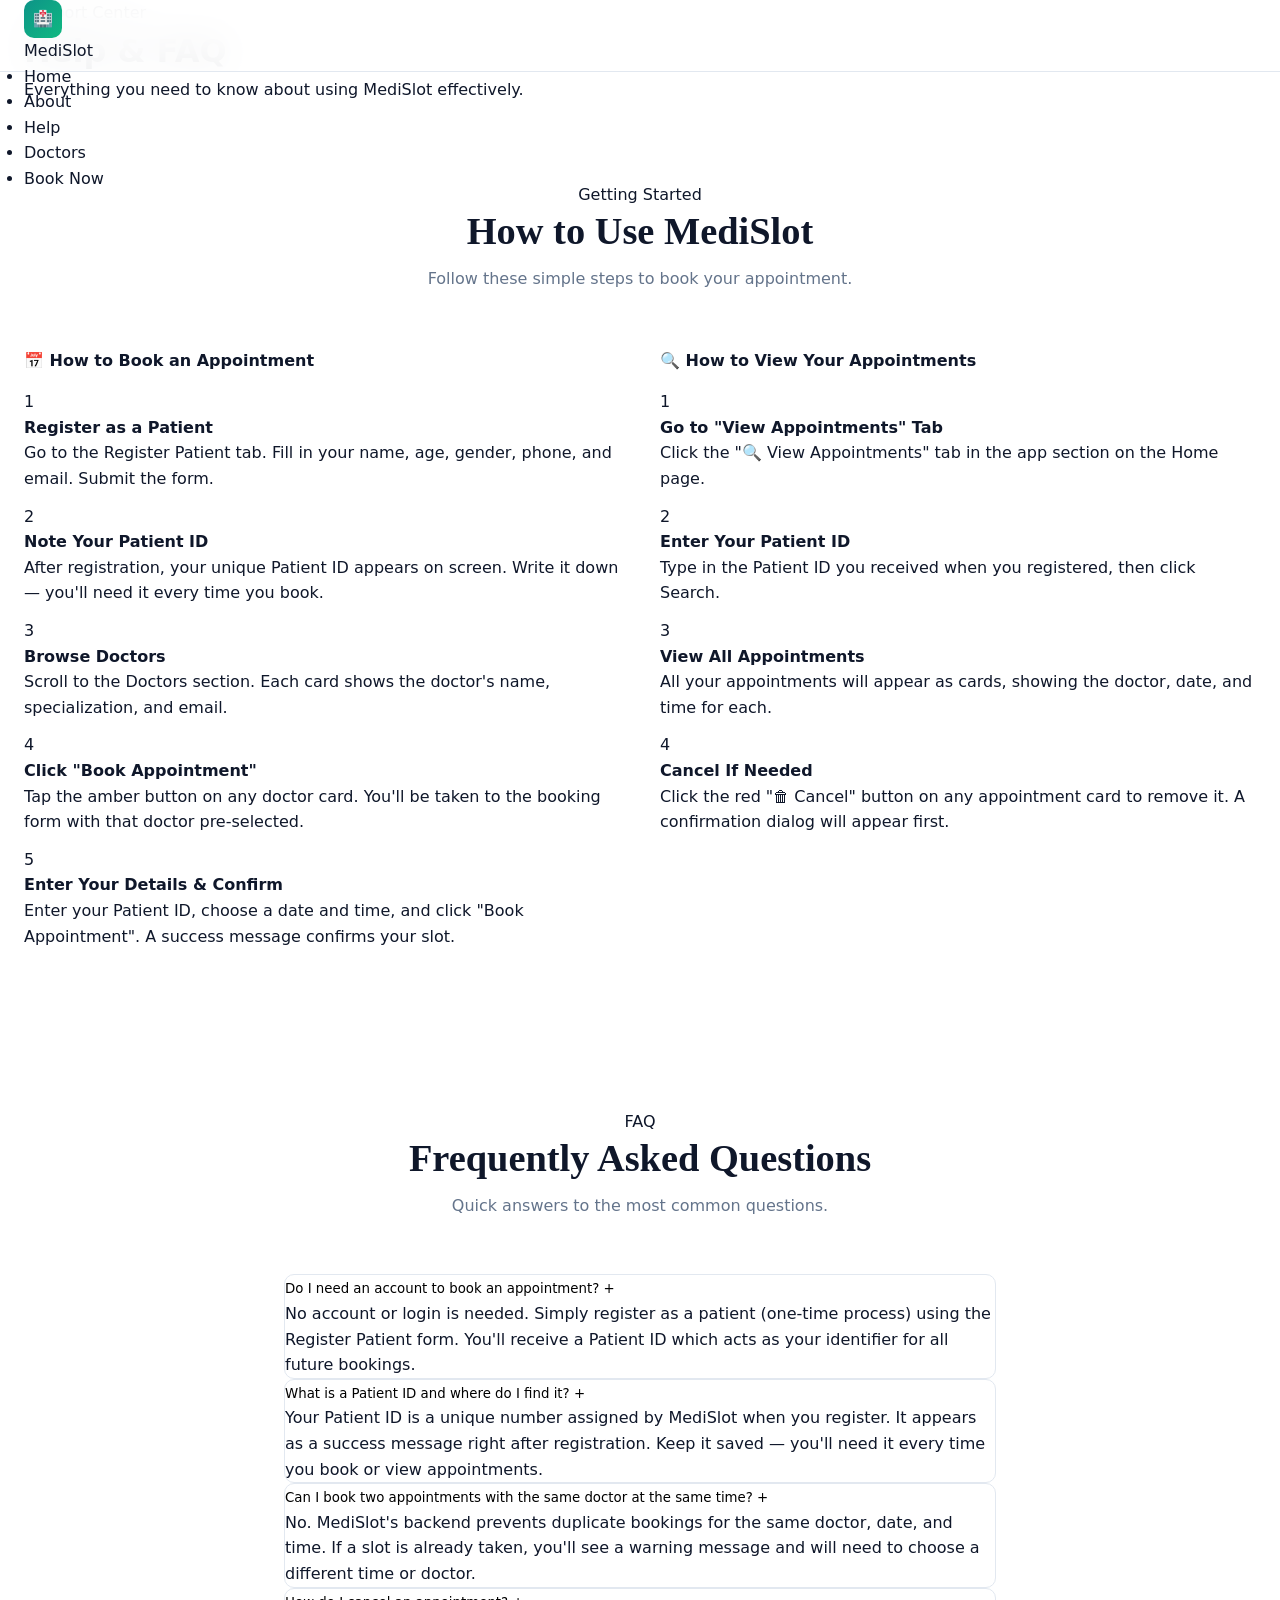
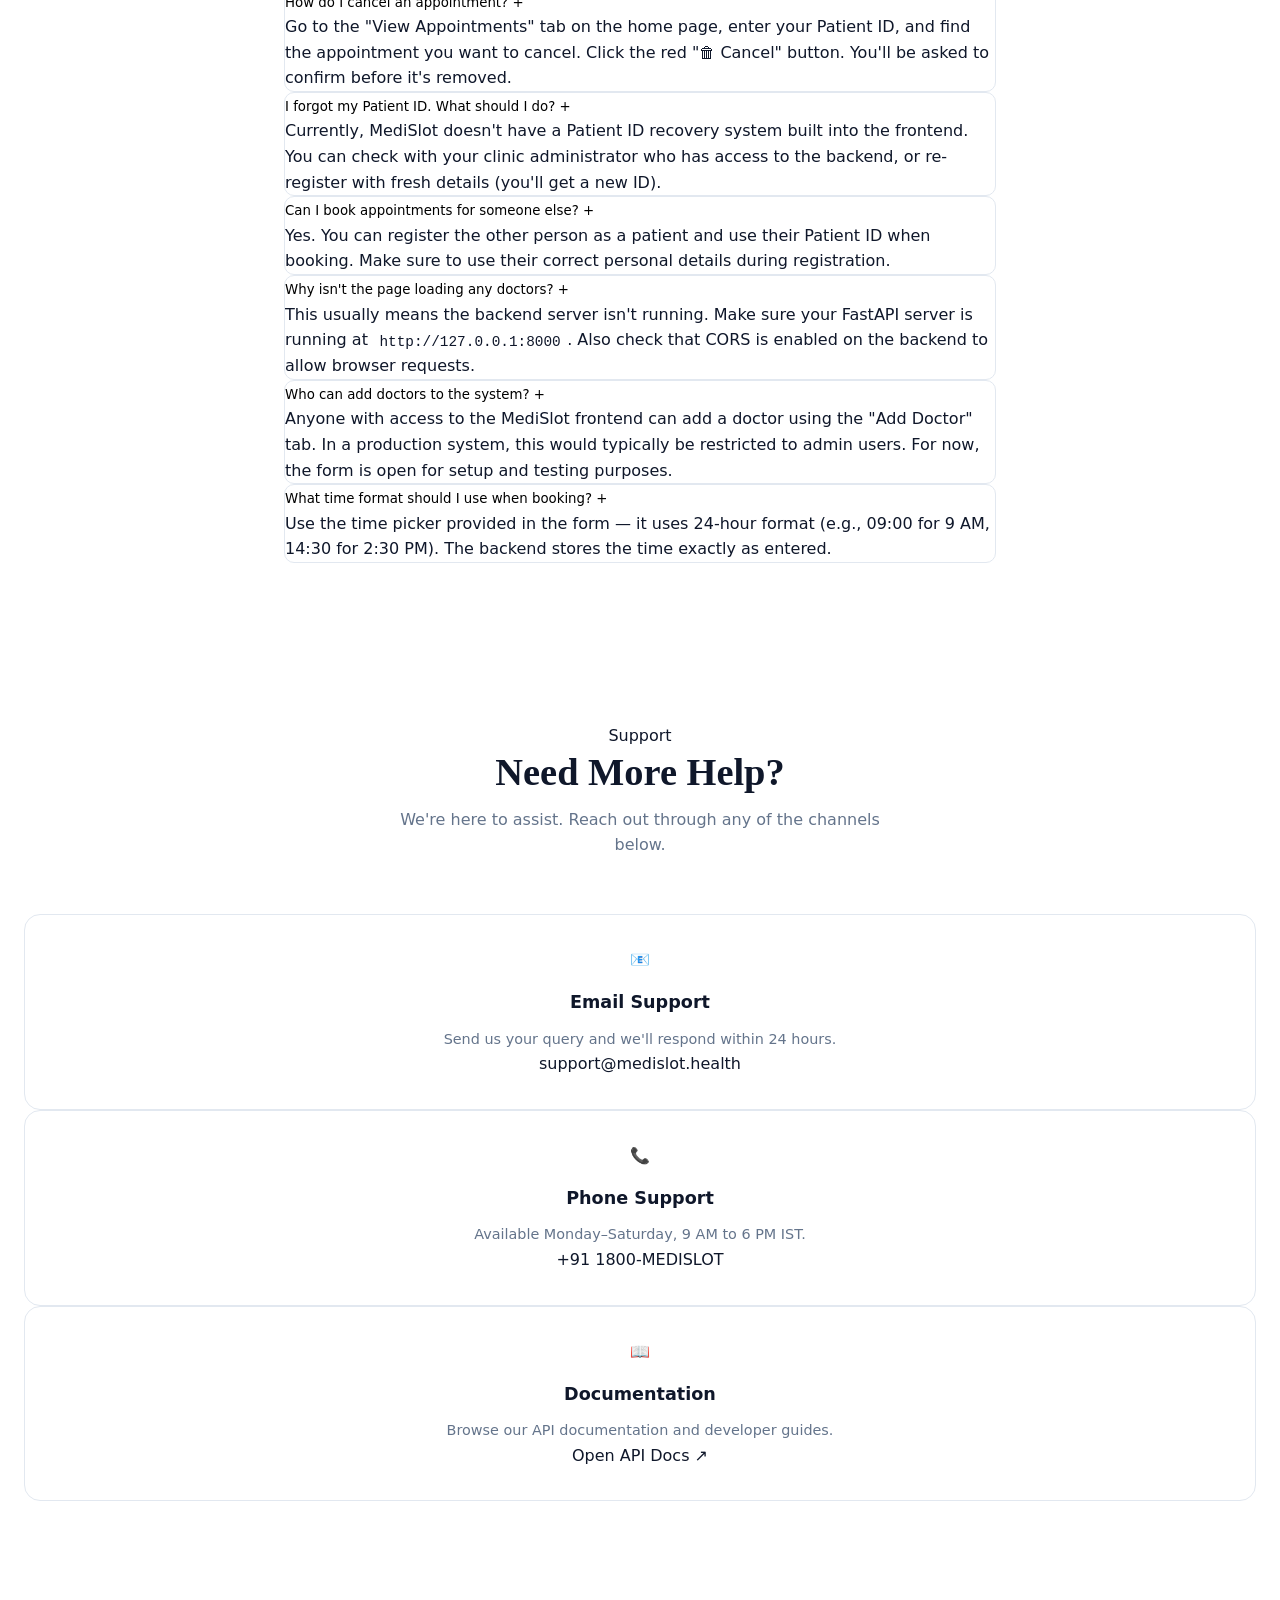
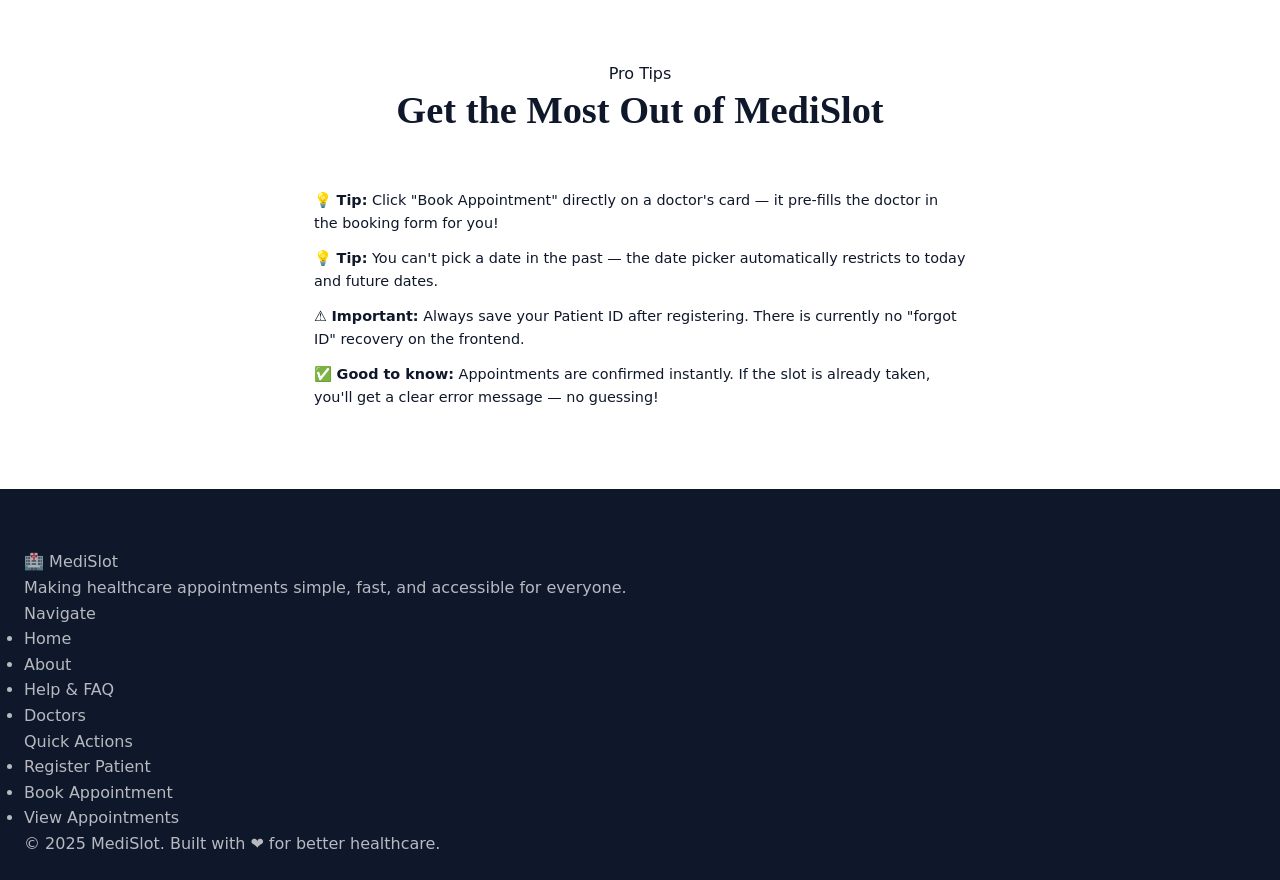
<file: Frontend/help.html>
<!DOCTYPE html>
<html lang="en">
<head>
  <meta charset="UTF-8" />
  <meta name="viewport" content="width=device-width, initial-scale=1.0" />
  <title>Help &amp; FAQ — MediSlot</title>
  <link rel="stylesheet" href="style.css" />
</head>
<body>

  <!-- ═══════════════════════════════════════
       NAVBAR (same on every page)
       ═══════════════════════════════════════ -->
  <nav class="navbar">
    <div class="container navbar__inner">
      <a href="index.html" class="navbar__brand">
        <div class="brand-icon">🏥</div>
        MediSlot
      </a>
      <ul class="navbar__links">
        <li><a href="index.html">Home</a></li>
        <li><a href="about.html">About</a></li>
        <li><a href="help.html" class="active">Help</a></li>
        <li><a href="index.html#doctors">Doctors</a></li>
        <li><a href="index.html#app" class="navbar__cta">Book Now</a></li>
      </ul>
      <button class="navbar__toggle" aria-label="Toggle menu">
        <span></span><span></span><span></span>
      </button>
    </div>
  </nav>


  <!-- ═══════════════════════════════════════
       PAGE HEADER
       ═══════════════════════════════════════ -->
  <div class="page-header">
    <div class="container">
      <div class="page-header__eyebrow">Support Center</div>
      <h1 class="page-header__title">Help &amp; FAQ</h1>
      <p class="page-header__sub">Everything you need to know about using MediSlot effectively.</p>
    </div>
  </div>


  <!-- ═══════════════════════════════════════
       HOW TO USE — STEP GUIDES
       ═══════════════════════════════════════ -->
  <section class="section">
    <div class="container">
      <div class="section-header">
        <span class="section-header__eyebrow">Getting Started</span>
        <h2 class="section-header__title">How to Use MediSlot</h2>
        <p class="section-header__sub">Follow these simple steps to book your appointment.</p>
      </div>

      <div style="display:grid; grid-template-columns:1fr 1fr; gap:2.5rem;">

        <!-- How to Book -->
        <div>
          <h3 style="font-family:var(--font-body); font-size:1rem; font-weight:700; color:var(--primary); margin-bottom:1rem; display:flex; align-items:center; gap:0.4rem;">
            📅 How to Book an Appointment
          </h3>
          <div style="display:flex; flex-direction:column; gap:0.75rem;">

            <div class="step-card">
              <div class="step-num">1</div>
              <div class="step-content">
                <h4>Register as a Patient</h4>
                <p>Go to the <a href="index.html#app">Register Patient</a> tab. Fill in your name, age, gender, phone, and email. Submit the form.</p>
              </div>
            </div>

            <div class="step-card">
              <div class="step-num">2</div>
              <div class="step-content">
                <h4>Note Your Patient ID</h4>
                <p>After registration, your unique Patient ID appears on screen. Write it down — you'll need it every time you book.</p>
              </div>
            </div>

            <div class="step-card">
              <div class="step-num">3</div>
              <div class="step-content">
                <h4>Browse Doctors</h4>
                <p>Scroll to the <a href="index.html#doctors">Doctors</a> section. Each card shows the doctor's name, specialization, and email.</p>
              </div>
            </div>

            <div class="step-card">
              <div class="step-num">4</div>
              <div class="step-content">
                <h4>Click "Book Appointment"</h4>
                <p>Tap the amber button on any doctor card. You'll be taken to the booking form with that doctor pre-selected.</p>
              </div>
            </div>

            <div class="step-card">
              <div class="step-num">5</div>
              <div class="step-content">
                <h4>Enter Your Details &amp; Confirm</h4>
                <p>Enter your Patient ID, choose a date and time, and click "Book Appointment". A success message confirms your slot.</p>
              </div>
            </div>

          </div>
        </div>

        <!-- How to View -->
        <div>
          <h3 style="font-family:var(--font-body); font-size:1rem; font-weight:700; color:var(--primary); margin-bottom:1rem; display:flex; align-items:center; gap:0.4rem;">
            🔍 How to View Your Appointments
          </h3>
          <div style="display:flex; flex-direction:column; gap:0.75rem;">

            <div class="step-card">
              <div class="step-num">1</div>
              <div class="step-content">
                <h4>Go to "View Appointments" Tab</h4>
                <p>Click the "🔍 View Appointments" tab in the app section on the <a href="index.html#app">Home page</a>.</p>
              </div>
            </div>

            <div class="step-card">
              <div class="step-num">2</div>
              <div class="step-content">
                <h4>Enter Your Patient ID</h4>
                <p>Type in the Patient ID you received when you registered, then click Search.</p>
              </div>
            </div>

            <div class="step-card">
              <div class="step-num">3</div>
              <div class="step-content">
                <h4>View All Appointments</h4>
                <p>All your appointments will appear as cards, showing the doctor, date, and time for each.</p>
              </div>
            </div>

            <div class="step-card">
              <div class="step-num">4</div>
              <div class="step-content">
                <h4>Cancel If Needed</h4>
                <p>Click the red "🗑 Cancel" button on any appointment card to remove it. A confirmation dialog will appear first.</p>
              </div>
            </div>

          </div>
        </div>

      </div>
    </div>
  </section>


  <!-- ═══════════════════════════════════════
       FAQ ACCORDION
       Controlled by initFAQ() in script.js
       ═══════════════════════════════════════ -->
  <section class="section section--alt">
    <div class="container" style="max-width:760px;">

      <div class="section-header">
        <span class="section-header__eyebrow">FAQ</span>
        <h2 class="section-header__title">Frequently Asked Questions</h2>
        <p class="section-header__sub">Quick answers to the most common questions.</p>
      </div>

      <!-- Each .faq-item is toggled by clicking .faq-question -->
      <!-- The .faq-answer max-height is animated by CSS -->

      <div class="faq-item">
        <button class="faq-question">
          Do I need an account to book an appointment?
          <span class="faq-icon">+</span>
        </button>
        <div class="faq-answer">
          No account or login is needed. Simply register as a patient (one-time process) using the
          Register Patient form. You'll receive a Patient ID which acts as your identifier for all
          future bookings.
        </div>
      </div>

      <div class="faq-item">
        <button class="faq-question">
          What is a Patient ID and where do I find it?
          <span class="faq-icon">+</span>
        </button>
        <div class="faq-answer">
          Your Patient ID is a unique number assigned by MediSlot when you register. It appears
          as a success message right after registration. Keep it saved — you'll need it every time
          you book or view appointments.
        </div>
      </div>

      <div class="faq-item">
        <button class="faq-question">
          Can I book two appointments with the same doctor at the same time?
          <span class="faq-icon">+</span>
        </button>
        <div class="faq-answer">
          No. MediSlot's backend prevents duplicate bookings for the same doctor, date, and time.
          If a slot is already taken, you'll see a warning message and will need to choose a
          different time or doctor.
        </div>
      </div>

      <div class="faq-item">
        <button class="faq-question">
          How do I cancel an appointment?
          <span class="faq-icon">+</span>
        </button>
        <div class="faq-answer">
          Go to the "View Appointments" tab on the home page, enter your Patient ID, and find the
          appointment you want to cancel. Click the red "🗑 Cancel" button. You'll be asked to confirm
          before it's removed.
        </div>
      </div>

      <div class="faq-item">
        <button class="faq-question">
          I forgot my Patient ID. What should I do?
          <span class="faq-icon">+</span>
        </button>
        <div class="faq-answer">
          Currently, MediSlot doesn't have a Patient ID recovery system built into the frontend.
          You can check with your clinic administrator who has access to the backend, or re-register
          with fresh details (you'll get a new ID).
        </div>
      </div>

      <div class="faq-item">
        <button class="faq-question">
          Can I book appointments for someone else?
          <span class="faq-icon">+</span>
        </button>
        <div class="faq-answer">
          Yes. You can register the other person as a patient and use their Patient ID when booking.
          Make sure to use their correct personal details during registration.
        </div>
      </div>

      <div class="faq-item">
        <button class="faq-question">
          Why isn't the page loading any doctors?
          <span class="faq-icon">+</span>
        </button>
        <div class="faq-answer">
          This usually means the backend server isn't running. Make sure your FastAPI server is
          running at <code style="background:var(--bg);padding:0.1rem 0.4rem;border-radius:4px;font-size:0.9em;">http://127.0.0.1:8000</code>.
          Also check that CORS is enabled on the backend to allow browser requests.
        </div>
      </div>

      <div class="faq-item">
        <button class="faq-question">
          Who can add doctors to the system?
          <span class="faq-icon">+</span>
        </button>
        <div class="faq-answer">
          Anyone with access to the MediSlot frontend can add a doctor using the "Add Doctor" tab.
          In a production system, this would typically be restricted to admin users. For now,
          the form is open for setup and testing purposes.
        </div>
      </div>

      <div class="faq-item">
        <button class="faq-question">
          What time format should I use when booking?
          <span class="faq-icon">+</span>
        </button>
        <div class="faq-answer">
          Use the time picker provided in the form — it uses 24-hour format (e.g., 09:00 for 9 AM,
          14:30 for 2:30 PM). The backend stores the time exactly as entered.
        </div>
      </div>

    </div>
  </section>


  <!-- ═══════════════════════════════════════
       CONTACT / HELP SECTION
       ═══════════════════════════════════════ -->
  <section class="section">
    <div class="container">
      <div class="section-header">
        <span class="section-header__eyebrow">Support</span>
        <h2 class="section-header__title">Need More Help?</h2>
        <p class="section-header__sub">We're here to assist. Reach out through any of the channels below.</p>
      </div>

      <div class="grid grid--3">

        <div class="feature-card" style="text-align:center;">
          <div class="feature-card__icon" style="margin:0 auto 1rem;">📧</div>
          <h3 class="feature-card__title">Email Support</h3>
          <p class="feature-card__text">Send us your query and we'll respond within 24 hours.</p>
          <a href="mailto:support@medislot.health" class="btn btn--outline-primary btn--sm mt-2"
             style="margin-top:1rem;">
            support@medislot.health
          </a>
        </div>

        <div class="feature-card" style="text-align:center;">
          <div class="feature-card__icon" style="margin:0 auto 1rem;">📞</div>
          <h3 class="feature-card__title">Phone Support</h3>
          <p class="feature-card__text">Available Monday–Saturday, 9 AM to 6 PM IST.</p>
          <a href="tel:+911800MEDISLOT" class="btn btn--outline-primary btn--sm"
             style="margin-top:1rem;">
            +91 1800-MEDISLOT
          </a>
        </div>

        <div class="feature-card" style="text-align:center;">
          <div class="feature-card__icon" style="margin:0 auto 1rem;">📖</div>
          <h3 class="feature-card__title">Documentation</h3>
          <p class="feature-card__text">Browse our API documentation and developer guides.</p>
          <a href="http://127.0.0.1:8000/docs" target="_blank" rel="noopener"
             class="btn btn--outline-primary btn--sm" style="margin-top:1rem;">
            Open API Docs ↗
          </a>
        </div>

      </div>
    </div>
  </section>


  <!-- ═══════════════════════════════════════
       QUICK TIPS CALLOUT
       ═══════════════════════════════════════ -->
  <section class="section section--alt">
    <div class="container" style="max-width:700px;">
      <div class="section-header">
        <span class="section-header__eyebrow">Pro Tips</span>
        <h2 class="section-header__title">Get the Most Out of MediSlot</h2>
      </div>

      <div style="display:flex; flex-direction:column; gap:0.75rem;">

        <div class="alert alert--info" style="font-size:0.9rem;">
          💡 <strong>Tip:</strong> Click "Book Appointment" directly on a doctor's card — it pre-fills the doctor in the booking form for you!
        </div>

        <div class="alert alert--info" style="font-size:0.9rem;">
          💡 <strong>Tip:</strong> You can't pick a date in the past — the date picker automatically restricts to today and future dates.
        </div>

        <div class="alert alert--warning" style="font-size:0.9rem;">
          ⚠️ <strong>Important:</strong> Always save your Patient ID after registering. There is currently no "forgot ID" recovery on the frontend.
        </div>

        <div class="alert alert--success" style="font-size:0.9rem;">
          ✅ <strong>Good to know:</strong> Appointments are confirmed instantly. If the slot is already taken, you'll get a clear error message — no guessing!
        </div>

      </div>
    </div>
  </section>


  <!-- ═══════════════════════════════════════
       FOOTER (same on every page)
       ═══════════════════════════════════════ -->
  <footer class="footer">
    <div class="container">
      <div class="footer__inner">
        <div>
          <div class="footer__brand">🏥 MediSlot</div>
          <p class="footer__tagline">Making healthcare appointments simple, fast, and accessible for everyone.</p>
        </div>
        <div>
          <div class="footer__heading">Navigate</div>
          <ul class="footer__links">
            <li><a href="index.html">Home</a></li>
            <li><a href="about.html">About</a></li>
            <li><a href="help.html">Help &amp; FAQ</a></li>
            <li><a href="index.html#doctors">Doctors</a></li>
          </ul>
        </div>
        <div>
          <div class="footer__heading">Quick Actions</div>
          <ul class="footer__links">
            <li><a href="index.html#app">Register Patient</a></li>
            <li><a href="index.html#app">Book Appointment</a></li>
            <li><a href="index.html#app">View Appointments</a></li>
          </ul>
        </div>
      </div>
      <div class="footer__bottom">&copy; 2025 MediSlot. Built with ❤️ for better healthcare.</div>
    </div>
  </footer>

  <script src="script.js"></script>
</body>
</html>
</file>
<file: Frontend/style.css>
/* ===== RESET & BASE ===== */
*, *::before, *::after { box-sizing: border-box; margin: 0; padding: 0; }

:root {
  --teal: #0d9488;
  --teal-light: #14b8a6;
  --teal-dark: #0f766e;
  --teal-bg: #f0fdfa;
  --teal-border: #99f6e4;
  --green: #10b981;
  --green-light: #34d399;
  --green-bg: #ecfdf5;
  --emerald: #059669;
  --text: #0f172a;
  --text-muted: #64748b;
  --text-light: #94a3b8;
  --bg: #ffffff;
  --bg-soft: #f8fafc;
  --bg-card: #ffffff;
  --border: #e2e8f0;
  --shadow-sm: 0 1px 3px rgba(0,0,0,0.08), 0 1px 2px rgba(0,0,0,0.04);
  --shadow: 0 4px 16px rgba(13,148,136,0.1), 0 2px 8px rgba(0,0,0,0.06);
  --shadow-lg: 0 20px 40px rgba(13,148,136,0.12), 0 8px 20px rgba(0,0,0,0.08);
  --radius: 16px;
  --radius-sm: 10px;
  --radius-lg: 24px;
  --font-display: 'DM Serif Display', Georgia, serif;
  --font-body: 'DM Sans', system-ui, sans-serif;
  --nav-h: 72px;
  --transition: all 0.28s cubic-bezier(0.4, 0, 0.2, 1);
}

html { scroll-behavior: smooth; font-size: 16px; }

body {
  font-family: var(--font-body);
  color: var(--text);
  background: var(--bg);
  line-height: 1.6;
  overflow-x: hidden;
}

a { color: inherit; text-decoration: none; }
button { cursor: pointer; border: none; background: none; font-family: inherit; }
input, select, textarea { font-family: inherit; }

/* ===== PAGES ===== */
.page { display: none; min-height: 100vh; padding-top: var(--nav-h); }
.page.active { display: block; }

/* ===== NAVBAR ===== */
.navbar {
  position: fixed; top: 0; left: 0; right: 0; z-index: 1000;
  height: var(--nav-h);
  background: rgba(255,255,255,0.92);
  backdrop-filter: blur(20px);
  border-bottom: 1px solid var(--border);
  transition: var(--transition);
}
.navbar.scrolled { box-shadow: var(--shadow); }

.nav-inner {
  max-width: 1280px; margin: 0 auto;
  padding: 0 24px;
  height: 100%;
  display: flex; align-items: center; gap: 32px;
}

.nav-brand {
  font-family: var(--font-display);
  font-size: 1.6rem;
  color: var(--text);
  display: flex; align-items: center; gap: 10px;
  flex-shrink: 0;
}
.nav-brand span { color: var(--teal); }
.brand-icon {
  width: 38px; height: 38px;
  background: linear-gradient(135deg, var(--teal), var(--green));
  border-radius: 10px;
  display: flex; align-items: center; justify-content: center;
  color: white;
  font-size: 1rem;
}

.nav-links {
  display: flex; gap: 4px; list-style: none;
  flex: 1; justify-content: center;
}
.nav-link {
  padding: 8px 14px;
  border-radius: 8px;
  font-size: 0.9rem;
  font-weight: 500;
  color: var(--text-muted);
  transition: var(--transition);
  cursor: pointer;
}
.nav-link:hover, .nav-link.active { color: var(--teal); background: var(--teal-bg); }

.nav-actions { display: flex; align-items: center; gap: 12px; margin-left: auto; }

.notif-btn {
  width: 40px; height: 40px;
  border-radius: 10px;
  display: flex; align-items: center; justify-content: center;
  color: var(--text-muted);
  font-size: 1.1rem;
  transition: var(--transition);
  position: relative;
  border: 1px solid var(--border);
}
.notif-btn:hover { background: var(--teal-bg); color: var(--teal); border-color: var(--teal-border); }

.notif-badge {
  position: absolute; top: -4px; right: -4px;
  background: #ef4444;
  color: white; font-size: 0.65rem; font-weight: 700;
  width: 18px; height: 18px;
  border-radius: 50%;
  display: flex; align-items: center; justify-content: center;
  border: 2px solid white;
}

.profile-wrap { position: relative; }
.profile-btn {
  display: flex; align-items: center; gap: 8px;
  padding: 8px 16px;
  border-radius: 10px;
  border: 1px solid var(--border);
  font-size: 0.88rem; font-weight: 500;
  color: var(--text);
  transition: var(--transition);
}
.profile-btn:hover { background: var(--teal-bg); border-color: var(--teal-border); color: var(--teal); }
.profile-btn .chevron { font-size: 0.7rem; transition: var(--transition); }
.profile-btn.open .chevron { transform: rotate(180deg); }

.profile-dropdown {
  position: absolute; top: calc(100% + 8px); right: 0;
  width: 220px;
  background: white;
  border: 1px solid var(--border);
  border-radius: var(--radius-sm);
  box-shadow: var(--shadow-lg);
  padding: 8px;
  opacity: 0; transform: translateY(-8px) scale(0.97);
  pointer-events: none;
  transition: var(--transition);
}
.profile-dropdown.open { opacity: 1; transform: none; pointer-events: all; }

.dd-item {
  width: 100%; display: flex; align-items: center; gap: 10px;
  padding: 10px 12px;
  border-radius: 8px;
  font-size: 0.9rem; font-weight: 500;
  color: var(--text);
  transition: var(--transition);
}
.dd-item:hover { background: var(--teal-bg); color: var(--teal); }
.dd-item.dd-danger:hover { background: #fef2f2; color: #ef4444; }

.dd-user-info {
  padding: 10px 12px;
  font-size: 0.85rem; font-weight: 600;
  color: var(--teal);
}
.dd-divider { border: none; border-top: 1px solid var(--border); margin: 4px 0; }

.hamburger { display: none; flex-direction: column; gap: 5px; padding: 8px; }
.hamburger span { width: 24px; height: 2px; background: var(--text); border-radius: 2px; transition: var(--transition); }

/* ===== HERO ===== */
.hero {
  min-height: calc(100vh - var(--nav-h));
  display: flex; align-items: center;
  position: relative; overflow: hidden;
  background: var(--bg);
}

.hero-bg-blobs { position: absolute; inset: 0; pointer-events: none; overflow: hidden; }
.blob {
  position: absolute; border-radius: 50%;
  filter: blur(60px);
  animation: blobFloat 8s ease-in-out infinite;
}
.blob1 { width: 600px; height: 600px; background: rgba(13,148,136,0.08); top: -200px; right: -100px; animation-delay: 0s; }
.blob2 { width: 400px; height: 400px; background: rgba(16,185,129,0.06); bottom: -100px; left: -100px; animation-delay: -3s; }
.blob3 { width: 300px; height: 300px; background: rgba(20,184,166,0.07); top: 50%; left: 40%; animation-delay: -6s; }
@keyframes blobFloat { 0%,100% { transform: translate(0,0) scale(1); } 50% { transform: translate(20px,-30px) scale(1.05); } }

.hero-content {
  max-width: 1280px; margin: 0 auto; padding: 80px 24px;
  display: grid; grid-template-columns: 1fr 1fr; gap: 64px; align-items: center;
  position: relative; z-index: 1;
  width: 100%;
}

.hero-badge {
  display: inline-flex; align-items: center; gap: 8px;
  background: var(--teal-bg); color: var(--teal);
  border: 1px solid var(--teal-border);
  padding: 6px 16px; border-radius: 100px;
  font-size: 0.82rem; font-weight: 600;
  margin-bottom: 24px;
  animation: fadeUp 0.6s ease both;
}

.hero-title {
  font-family: var(--font-display);
  font-size: clamp(2.8rem, 5vw, 4.5rem);
  line-height: 1.1;
  color: var(--text);
  margin-bottom: 20px;
  animation: fadeUp 0.6s ease 0.1s both;
}
.hero-title em { color: var(--teal); font-style: italic; }

.hero-sub {
  font-size: 1.1rem; color: var(--text-muted); line-height: 1.7;
  margin-bottom: 36px; max-width: 480px;
  animation: fadeUp 0.6s ease 0.2s both;
}

.hero-ctas { display: flex; gap: 16px; flex-wrap: wrap; margin-bottom: 48px; animation: fadeUp 0.6s ease 0.3s both; }

.hero-stats { display: flex; align-items: center; gap: 24px; animation: fadeUp 0.6s ease 0.4s both; }
.stat span { font-family: var(--font-display); font-size: 1.8rem; color: var(--teal); display: block; }
.stat p { font-size: 0.82rem; color: var(--text-muted); }
.stat-divider { width: 1px; height: 40px; background: var(--border); }

.hero-visual { display: flex; flex-direction: column; align-items: center; gap: 24px; animation: fadeUp 0.6s ease 0.2s both; }

.hero-card-float { display: flex; flex-direction: column; gap: 12px; width: 100%; }
.hero-card {
  display: flex; align-items: center; gap: 14px;
  background: white;
  border: 1px solid var(--border);
  border-radius: var(--radius-sm);
  padding: 14px 18px;
  box-shadow: var(--shadow-sm);
  transition: var(--transition);
}
.hero-card:hover { transform: translateX(4px); box-shadow: var(--shadow); }
.card-pulse { animation: cardPulse 3s ease-in-out infinite; }
@keyframes cardPulse { 0%,100% { transform: translateY(0); } 50% { transform: translateY(-6px); } }

.hc-icon {
  width: 42px; height: 42px; border-radius: 10px;
  display: flex; align-items: center; justify-content: center;
  font-size: 1.1rem; color: white; flex-shrink: 0;
}
.hc-icon.teal { background: linear-gradient(135deg, var(--teal), var(--teal-light)); }
.hc-icon.green { background: linear-gradient(135deg, var(--green), var(--green-light)); }
.hc-icon.teal2 { background: linear-gradient(135deg, var(--teal-dark), var(--teal)); }

.hc-label { font-size: 0.75rem; color: var(--text-light); text-transform: uppercase; letter-spacing: 0.05em; }
.hc-value { font-size: 0.9rem; font-weight: 600; }
.hc-value .green { color: var(--green); font-size: 0.8rem; font-weight: 500; }
.hc-value .muted { color: var(--text-muted); font-size: 0.8rem; font-weight: 400; }

.hero-illustration { width: 100%; max-width: 280px; }
.hero-illustration svg { width: 100%; height: auto; }

/* ===== BUTTONS ===== */
.btn-primary {
  display: inline-flex; align-items: center; gap: 8px;
  padding: 13px 24px;
  background: linear-gradient(135deg, var(--teal), var(--teal-dark));
  color: white;
  border-radius: 12px;
  font-size: 0.9rem; font-weight: 600;
  transition: var(--transition);
  box-shadow: 0 4px 14px rgba(13,148,136,0.3);
}
.btn-primary:hover { transform: translateY(-2px); box-shadow: 0 8px 24px rgba(13,148,136,0.4); background: linear-gradient(135deg, var(--teal-dark), var(--emerald)); }
.btn-primary.light { background: white; color: var(--teal); box-shadow: 0 4px 14px rgba(0,0,0,0.1); }
.btn-primary.light:hover { background: var(--teal-bg); box-shadow: 0 8px 24px rgba(0,0,0,0.15); }
.btn-primary.full { width: 100%; justify-content: center; }
.btn-primary.sm { padding: 9px 18px; font-size: 0.82rem; }

.btn-ghost {
  display: inline-flex; align-items: center; gap: 8px;
  padding: 13px 24px;
  background: transparent;
  color: var(--text);
  border: 1px solid var(--border);
  border-radius: 12px;
  font-size: 0.9rem; font-weight: 600;
  transition: var(--transition);
}
.btn-ghost:hover { background: var(--bg-soft); border-color: var(--text-muted); }
.btn-ghost.light { color: white; border-color: rgba(255,255,255,0.4); }
.btn-ghost.light:hover { background: rgba(255,255,255,0.15); border-color: white; }

.btn-danger {
  display: inline-flex; align-items: center; gap: 8px;
  padding: 11px 20px;
  background: linear-gradient(135deg, #ef4444, #dc2626);
  color: white; border-radius: 10px;
  font-size: 0.88rem; font-weight: 600;
  transition: var(--transition);
}
.btn-danger:hover { transform: translateY(-1px); box-shadow: 0 6px 16px rgba(239,68,68,0.35); }

/* ===== SECTIONS ===== */
.section { padding: 80px 0; }
.container { max-width: 1280px; margin: 0 auto; padding: 0 24px; }

.section-header { text-align: center; margin-bottom: 56px; }
.section-badge {
  display: inline-flex; align-items: center; gap: 8px;
  background: var(--teal-bg); color: var(--teal);
  border: 1px solid var(--teal-border);
  padding: 5px 16px; border-radius: 100px;
  font-size: 0.78rem; font-weight: 700; text-transform: uppercase; letter-spacing: 0.08em;
  margin-bottom: 16px;
}
.section-header h2, .section-header h1 {
  font-family: var(--font-display);
  font-size: clamp(1.8rem, 3vw, 2.8rem);
  color: var(--text); line-height: 1.2; margin-bottom: 12px;
}
.section-header em { color: var(--teal); }
.section-header p { color: var(--text-muted); max-width: 500px; margin: 0 auto; }

/* ===== FEATURES GRID ===== */
.features-grid {
  display: grid; grid-template-columns: repeat(auto-fit, minmax(280px, 1fr)); gap: 24px;
}
.feature-card {
  background: var(--bg-card);
  border: 1px solid var(--border);
  border-radius: var(--radius);
  padding: 32px;
  transition: var(--transition);
  position: relative; overflow: hidden;
}
.feature-card::before {
  content: ''; position: absolute; inset: 0;
  background: linear-gradient(135deg, var(--teal-bg), transparent);
  opacity: 0; transition: var(--transition);
}
.feature-card:hover { transform: translateY(-4px); box-shadow: var(--shadow-lg); border-color: var(--teal-border); }
.feature-card:hover::before { opacity: 1; }

.fc-icon {
  width: 52px; height: 52px; border-radius: 14px;
  background: linear-gradient(135deg, var(--teal), var(--teal-light));
  display: flex; align-items: center; justify-content: center;
  font-size: 1.2rem; color: white; margin-bottom: 20px;
}
.fc-icon.green { background: linear-gradient(135deg, var(--green), var(--green-light)); }
.fc-icon.teal2 { background: linear-gradient(135deg, var(--teal-dark), var(--teal)); }
.fc-icon.emerald { background: linear-gradient(135deg, var(--emerald), var(--green)); }

.feature-card h3 { font-size: 1.1rem; font-weight: 600; margin-bottom: 10px; }
.feature-card p { color: var(--text-muted); font-size: 0.9rem; line-height: 1.7; }

/* ===== DOCTORS SLIDER ===== */
.doctors-section { background: var(--bg-soft); }

.slider-wrapper { position: relative; }
.doctors-slider {
  display: flex; gap: 20px;
  overflow-x: auto; scroll-snap-type: x mandatory; scroll-behavior: smooth;
  padding: 8px 4px 16px;
  -ms-overflow-style: none; scrollbar-width: none;
}
.doctors-slider::-webkit-scrollbar { display: none; }
.slider-loading { padding: 40px; color: var(--text-muted); font-size: 0.9rem; text-align: center; width: 100%; }

.slider-arrow {
  position: absolute; top: 50%; transform: translateY(-50%);
  width: 44px; height: 44px;
  background: white; border: 1px solid var(--border);
  border-radius: 50%;
  display: flex; align-items: center; justify-content: center;
  color: var(--text-muted); font-size: 0.9rem;
  box-shadow: var(--shadow);
  transition: var(--transition); z-index: 2;
}
.slider-arrow:hover { background: var(--teal); color: white; border-color: var(--teal); }
.slider-arrow.left { left: -20px; }
.slider-arrow.right { right: -20px; }

.doctor-card {
  flex: 0 0 260px; scroll-snap-align: start;
  background: white; border: 1px solid var(--border);
  border-radius: var(--radius);
  padding: 24px 20px;
  display: flex; flex-direction: column; align-items: center; gap: 12px;
  transition: var(--transition);
  text-align: center;
}
.doctor-card:hover { transform: translateY(-4px); box-shadow: var(--shadow-lg); border-color: var(--teal-border); }

.doc-avatar {
  width: 80px; height: 80px; border-radius: 50%;
  background: linear-gradient(135deg, var(--teal-bg), var(--teal-border));
  display: flex; align-items: center; justify-content: center;
  font-size: 2rem; color: var(--teal);
  border: 3px solid var(--teal-border);
  font-family: var(--font-display);
  font-weight: bold;
}
.doc-name { font-size: 1rem; font-weight: 700; color: var(--text); }
.doc-spec {
  display: inline-flex; align-items: center; gap: 5px;
  background: var(--teal-bg); color: var(--teal);
  border: 1px solid var(--teal-border);
  padding: 4px 12px; border-radius: 100px;
  font-size: 0.78rem; font-weight: 600;
}
.doc-email { font-size: 0.8rem; color: var(--text-muted); }

.doc-book-btn {
  width: 100%; padding: 10px;
  background: linear-gradient(135deg, var(--teal), var(--teal-dark));
  color: white; border-radius: 10px;
  font-size: 0.85rem; font-weight: 600;
  transition: var(--transition);
  margin-top: 4px;
  box-shadow: 0 4px 12px rgba(13,148,136,0.25);
}
.doc-book-btn:hover { transform: translateY(-2px); box-shadow: 0 8px 20px rgba(13,148,136,0.35); }

/* ===== CTA BANNER ===== */
.cta-banner {
  background: linear-gradient(135deg, var(--teal), var(--teal-dark), var(--emerald));
  border-radius: var(--radius-lg);
  padding: 60px 48px;
  display: flex; align-items: center; justify-content: space-between;
  gap: 32px;
  position: relative; overflow: hidden;
}
.cta-banner::before {
  content: ''; position: absolute; inset: 0;
  background: url("data:image/svg+xml,%3Csvg width='60' height='60' viewBox='0 0 60 60' xmlns='http://www.w3.org/2000/svg'%3E%3Cg fill='none' fill-rule='evenodd'%3E%3Cg fill='%23ffffff' fill-opacity='0.05'%3E%3Ccircle cx='30' cy='30' r='20'/%3E%3C/g%3E%3C/g%3E%3C/svg%3E");
}
.cta-banner-text h2 { font-family: var(--font-display); font-size: 2rem; color: white; margin-bottom: 10px; position: relative; }
.cta-banner-text p { color: rgba(255,255,255,0.8); font-size: 1rem; position: relative; }
.cta-banner-actions { display: flex; gap: 14px; flex-shrink: 0; flex-wrap: wrap; position: relative; }

/* ===== FOOTER ===== */
.footer { background: var(--text); color: rgba(255,255,255,0.7); padding: 60px 0 24px; }
.footer-top { display: grid; grid-template-columns: 2fr 1fr 1fr 1fr; gap: 40px; margin-bottom: 48px; }

.footer-brand {
  font-family: var(--font-display);
  font-size: 1.6rem; color: white;
  display: flex; flex-direction: column; gap: 4px;
}
.footer-brand span { color: var(--teal-light); }
.footer-brand p { font-family: var(--font-body); font-size: 0.85rem; color: rgba(255,255,255,0.5); margin-top: 12px; font-weight: 400; }
.footer-brand .brand-icon { background: linear-gradient(135deg, var(--teal), var(--green)); margin-bottom: 12px; width: 44px; height: 44px; }

.footer-links-group { display: flex; flex-direction: column; gap: 10px; }
.footer-links-group h4 { color: white; font-size: 0.85rem; font-weight: 700; text-transform: uppercase; letter-spacing: 0.08em; margin-bottom: 4px; }
.footer-links-group a { font-size: 0.88rem; transition: var(--transition); }
.footer-links-group a:hover { color: var(--teal-light); }
.footer-small { font-size: 0.8rem; }

.footer-bottom { display: flex; align-items: center; justify-content: space-between; padding-top: 24px; border-top: 1px solid rgba(255,255,255,0.1); }
.footer-bottom p { font-size: 0.83rem; }
.footer-socials { display: flex; gap: 12px; }
.footer-socials a { width: 36px; height: 36px; border-radius: 8px; border: 1px solid rgba(255,255,255,0.15); display: flex; align-items: center; justify-content: center; font-size: 0.9rem; transition: var(--transition); }
.footer-socials a:hover { background: var(--teal); border-color: var(--teal); color: white; }

/* ===== PAGE HERO ===== */
.page-hero {
  background: linear-gradient(135deg, var(--teal-bg), white);
  border-bottom: 1px solid var(--teal-border);
  padding: 72px 24px;
  text-align: center;
}
.page-hero h1 { font-family: var(--font-display); font-size: clamp(2rem, 4vw, 3.2rem); margin: 16px 0; }
.page-hero em { color: var(--teal); }
.page-hero p { color: var(--text-muted); max-width: 600px; margin: 0 auto; font-size: 1.05rem; }

/* ===== ABOUT PAGE ===== */
.about-grid { display: grid; grid-template-columns: repeat(auto-fit, minmax(260px, 1fr)); gap: 24px; margin-bottom: 64px; }
.about-card {
  background: white; border: 1px solid var(--border);
  border-radius: var(--radius);
  padding: 32px;
  transition: var(--transition);
}
.about-card:hover { transform: translateY(-4px); box-shadow: var(--shadow-lg); border-color: var(--teal-border); }
.about-icon {
  width: 56px; height: 56px; border-radius: 14px;
  background: linear-gradient(135deg, var(--teal), var(--teal-light));
  display: flex; align-items: center; justify-content: center;
  font-size: 1.3rem; color: white; margin-bottom: 20px;
}
.about-icon.green { background: linear-gradient(135deg, var(--green), var(--green-light)); }
.about-icon.teal2 { background: linear-gradient(135deg, var(--teal-dark), var(--teal)); }
.about-icon.emerald { background: linear-gradient(135deg, var(--emerald), var(--green)); }
.about-card h3 { font-size: 1.1rem; font-weight: 700; margin-bottom: 10px; }
.about-card p { color: var(--text-muted); font-size: 0.9rem; line-height: 1.7; }

.about-mission {
  display: grid; grid-template-columns: 1fr 1fr; gap: 64px; align-items: center;
}
.about-mission-text { display: flex; flex-direction: column; gap: 16px; }
.about-mission-text .section-badge { align-self: flex-start; }
.about-mission-text h2 { font-family: var(--font-display); font-size: clamp(1.6rem, 3vw, 2.4rem); }
.about-mission-text em { color: var(--teal); }
.about-mission-text p { color: var(--text-muted); line-height: 1.8; }

.mission-stats-grid { display: grid; grid-template-columns: 1fr 1fr; gap: 20px; }
.ms-card {
  background: linear-gradient(135deg, var(--teal-bg), white);
  border: 1px solid var(--teal-border);
  border-radius: var(--radius);
  padding: 28px 24px; text-align: center;
}
.ms-card span { font-family: var(--font-display); font-size: 2rem; color: var(--teal); display: block; }
.ms-card p { font-size: 0.82rem; color: var(--text-muted); margin-top: 4px; }

/* ===== HELP PAGE ===== */
.help-layout { display: grid; grid-template-columns: 1fr 320px; gap: 40px; align-items: start; }
.help-section-title { font-size: 1.3rem; font-weight: 700; margin-bottom: 24px; display: flex; align-items: center; gap: 10px; color: var(--text); }
.help-section-title i { color: var(--teal); }

.faq-list { display: flex; flex-direction: column; gap: 12px; }
.faq-item {
  background: white; border: 1px solid var(--border);
  border-radius: var(--radius-sm);
  overflow: hidden; transition: var(--transition);
}
.faq-item:hover { border-color: var(--teal-border); }
.faq-item.open { border-color: var(--teal-border); box-shadow: var(--shadow); }

.faq-q {
  width: 100%; display: flex; align-items: center; justify-content: space-between;
  padding: 18px 20px;
  font-size: 0.95rem; font-weight: 600; color: var(--text);
  text-align: left; transition: var(--transition);
}
.faq-q:hover { color: var(--teal); }
.faq-q i { color: var(--text-light); transition: var(--transition); flex-shrink: 0; }
.faq-item.open .faq-q { color: var(--teal); }
.faq-item.open .faq-q i { transform: rotate(180deg); color: var(--teal); }

.faq-a { display: none; padding: 0 20px 18px; }
.faq-a p { font-size: 0.88rem; color: var(--text-muted); line-height: 1.8; }
.faq-item.open .faq-a { display: block; }

.help-contact-card, .help-steps-card {
  background: white; border: 1px solid var(--border);
  border-radius: var(--radius); padding: 28px;
  margin-bottom: 20px;
}
.hcc-icon { width: 56px; height: 56px; border-radius: 14px; background: linear-gradient(135deg, var(--teal), var(--teal-light)); display: flex; align-items: center; justify-content: center; font-size: 1.4rem; color: white; margin-bottom: 16px; }
.help-contact-card h3, .help-steps-card h3 { font-size: 1.05rem; font-weight: 700; margin-bottom: 6px; }
.help-contact-card p { color: var(--text-muted); font-size: 0.85rem; margin-bottom: 16px; }
.hcc-divider { border: none; border-top: 1px solid var(--border); margin: 16px 0; }
.hcc-contact-item { display: flex; align-items: center; gap: 10px; color: var(--text-muted); font-size: 0.85rem; margin-bottom: 10px; }
.hcc-contact-item i { color: var(--teal); }
.btn-primary.full { width: 100%; }

.help-steps-card h3 { margin-bottom: 20px; display: flex; align-items: center; gap: 8px; }
.help-steps-card h3 i { color: var(--teal); }
.help-step { display: flex; align-items: center; gap: 14px; margin-bottom: 14px; }
.help-step span {
  width: 32px; height: 32px; border-radius: 50%;
  background: linear-gradient(135deg, var(--teal), var(--teal-dark));
  color: white; font-size: 0.82rem; font-weight: 700;
  display: flex; align-items: center; justify-content: center; flex-shrink: 0;
}
.help-step p { font-size: 0.88rem; font-weight: 500; }

/* ===== APPOINTMENTS PAGE ===== */
.login-wall {
  text-align: center; padding: 80px 24px;
  display: flex; flex-direction: column; align-items: center; gap: 16px;
}
.lw-icon { width: 80px; height: 80px; border-radius: 50%; background: var(--teal-bg); display: flex; align-items: center; justify-content: center; font-size: 2rem; color: var(--teal); }
.login-wall h3 { font-size: 1.4rem; font-weight: 700; }
.login-wall p { color: var(--text-muted); }

.appt-header { display: flex; align-items: center; justify-content: space-between; margin-bottom: 28px; }
.appt-header h2 { font-family: var(--font-display); font-size: 1.6rem; }

.appt-grid { display: grid; grid-template-columns: repeat(auto-fill, minmax(300px, 1fr)); gap: 20px; }
.appt-loading { padding: 40px; color: var(--text-muted); font-size: 0.9rem; text-align: center; grid-column: 1/-1; }
.appt-empty { text-align: center; padding: 60px; color: var(--text-muted); grid-column: 1/-1; }
.appt-empty i { font-size: 3rem; color: var(--border); margin-bottom: 16px; display: block; }

.appt-card {
  background: white; border: 1px solid var(--border);
  border-radius: var(--radius); padding: 24px;
  transition: var(--transition);
  position: relative;
}
.appt-card:hover { box-shadow: var(--shadow); border-color: var(--teal-border); }
.appt-card-header { display: flex; align-items: center; gap: 14px; margin-bottom: 16px; }
.appt-avatar { width: 52px; height: 52px; border-radius: 50%; background: linear-gradient(135deg, var(--teal-bg), var(--teal-border)); display: flex; align-items: center; justify-content: center; font-size: 1.2rem; color: var(--teal); font-family: var(--font-display); font-weight: bold; }
.appt-doc-name { font-size: 1rem; font-weight: 700; }
.appt-doc-spec { font-size: 0.8rem; color: var(--teal); font-weight: 500; }
.appt-details { display: flex; flex-direction: column; gap: 8px; margin-bottom: 20px; }
.appt-detail { display: flex; align-items: center; gap: 10px; font-size: 0.87rem; color: var(--text-muted); }
.appt-detail i { color: var(--teal); width: 16px; text-align: center; }

.cancel-btn {
  width: 100%; padding: 10px;
  border: 1px solid #fecaca; background: #fef2f2;
  color: #ef4444; border-radius: 10px;
  font-size: 0.85rem; font-weight: 600;
  transition: var(--transition);
  display: flex; align-items: center; justify-content: center; gap: 8px;
}
.cancel-btn:hover { background: #ef4444; color: white; border-color: #ef4444; }

/* ===== MODALS ===== */
.modal-overlay {
  position: fixed; inset: 0; z-index: 2000;
  background: rgba(15, 23, 42, 0.6);
  backdrop-filter: blur(8px);
  display: flex; align-items: center; justify-content: center;
  padding: 20px;
  opacity: 0; pointer-events: none;
  transition: opacity 0.3s ease;
}
.modal-overlay.open { opacity: 1; pointer-events: all; }

.modal {
  background: white; border-radius: var(--radius-lg);
  padding: 40px 36px;
  width: 100%; max-width: 440px;
  max-height: 90vh; overflow-y: auto;
  box-shadow: var(--shadow-lg);
  position: relative;
  transform: translateY(20px) scale(0.97);
  transition: transform 0.3s cubic-bezier(0.4,0,0.2,1);
}
.modal-overlay.open .modal { transform: none; }
.modal.modal-wide { max-width: 560px; }
.modal.modal-sm { max-width: 380px; text-align: center; }

.modal-close {
  position: absolute; top: 16px; right: 16px;
  width: 36px; height: 36px; border-radius: 50%;
  background: var(--bg-soft); color: var(--text-muted);
  display: flex; align-items: center; justify-content: center;
  font-size: 1rem; transition: var(--transition);
}
.modal-close:hover { background: #fef2f2; color: #ef4444; }

.modal-icon {
  width: 64px; height: 64px; border-radius: 18px;
  background: linear-gradient(135deg, var(--teal), var(--teal-dark));
  display: flex; align-items: center; justify-content: center;
  font-size: 1.6rem; color: white;
  margin: 0 auto 20px;
}
.modal-icon.green { background: linear-gradient(135deg, var(--green), var(--green-light)); }
.modal-icon.danger { background: linear-gradient(135deg, #ef4444, #dc2626); }

.modal-title { font-family: var(--font-display); font-size: 1.8rem; text-align: center; margin-bottom: 6px; }
.modal-sub { color: var(--text-muted); text-align: center; font-size: 0.9rem; margin-bottom: 28px; }

.modal-form { display: flex; flex-direction: column; gap: 18px; }
.form-row { display: grid; grid-template-columns: 1fr 1fr; gap: 16px; }
.form-group { display: flex; flex-direction: column; gap: 6px; }
.form-group label { font-size: 0.82rem; font-weight: 600; color: var(--text-muted); display: flex; align-items: center; gap: 6px; }
.form-group label i { color: var(--teal); }

.form-group input, .form-group select {
  padding: 12px 14px;
  border: 1px solid var(--border);
  border-radius: 10px;
  font-size: 0.9rem; color: var(--text);
  background: var(--bg-soft);
  transition: var(--transition);
  outline: none;
}
.form-group input:focus, .form-group select:focus { border-color: var(--teal); background: white; box-shadow: 0 0 0 3px rgba(13,148,136,0.1); }

.input-password { position: relative; }
.input-password input { width: 100%; padding-right: 44px; }
.pw-toggle { position: absolute; right: 12px; top: 50%; transform: translateY(-50%); color: var(--text-light); font-size: 0.9rem; transition: var(--transition); }
.pw-toggle:hover { color: var(--teal); }

.modal-switch { text-align: center; font-size: 0.85rem; color: var(--text-muted); margin-top: 4px; }
.modal-switch a { color: var(--teal); font-weight: 600; }
.modal-switch a:hover { text-decoration: underline; }

.modal-actions { display: flex; gap: 12px; justify-content: center; margin-top: 8px; }

/* ===== TOAST NOTIFICATIONS ===== */
#toast-container {
  position: fixed; bottom: 28px; right: 28px;
  z-index: 9999;
  display: flex; flex-direction: column; gap: 12px;
  pointer-events: none;
}
.toast {
  display: flex; align-items: center; gap: 14px;
  padding: 14px 18px;
  background: white;
  border-radius: 14px;
  box-shadow: 0 8px 32px rgba(0,0,0,0.15);
  border: 1px solid var(--border);
  min-width: 280px; max-width: 360px;
  animation: toastIn 0.4s cubic-bezier(0.4,0,0.2,1) both;
  pointer-events: all;
}
.toast.hiding { animation: toastOut 0.3s ease both; }
@keyframes toastIn { from { opacity:0; transform: translateX(100%) scale(0.95); } to { opacity:1; transform: none; } }
@keyframes toastOut { to { opacity:0; transform: translateX(100%) scale(0.9); } }

.toast-icon { width: 38px; height: 38px; border-radius: 10px; display: flex; align-items: center; justify-content: center; font-size: 1rem; flex-shrink: 0; }
.toast.success .toast-icon { background: var(--green-bg); color: var(--green); }
.toast.error .toast-icon { background: #fef2f2; color: #ef4444; }
.toast.info .toast-icon { background: var(--teal-bg); color: var(--teal); }
.toast.warning .toast-icon { background: #fffbeb; color: #f59e0b; }

.toast-body { flex: 1; }
.toast-title { font-size: 0.88rem; font-weight: 700; margin-bottom: 2px; }
.toast-msg { font-size: 0.8rem; color: var(--text-muted); }

.toast-progress {
  position: absolute; bottom: 0; left: 0; height: 3px;
  background: var(--teal); border-radius: 0 0 14px 14px;
  animation: toastProgress 4s linear both;
}
.toast { position: relative; }
@keyframes toastProgress { from { width: 100%; } to { width: 0%; } }

/* ===== ANIMATIONS ===== */
@keyframes fadeUp { from { opacity:0; transform: translateY(20px); } to { opacity:1; transform: none; } }
@keyframes fadeIn { from { opacity:0; } to { opacity:1; } }

/* ===== SCROLLBAR ===== */
::-webkit-scrollbar { width: 6px; }
::-webkit-scrollbar-track { background: var(--bg-soft); }
::-webkit-scrollbar-thumb { background: var(--teal-border); border-radius: 3px; }
::-webkit-scrollbar-thumb:hover { background: var(--teal); }

/* ===== RESPONSIVE ===== */
@media (max-width: 1024px) {
  .hero-content { grid-template-columns: 1fr; gap: 48px; }
  .hero-visual { order: -1; }
  .hero-card-float { flex-direction: row; flex-wrap: wrap; }
  .hero-card { flex: 1; min-width: 200px; }
  .hero-illustration { display: none; }
  .about-mission { grid-template-columns: 1fr; }
  .help-layout { grid-template-columns: 1fr; }
  .footer-top { grid-template-columns: 1fr 1fr; }
}

@media (max-width: 768px) {
  .nav-links { display: none; position: absolute; top: var(--nav-h); left: 0; right: 0; background: white; flex-direction: column; border-bottom: 1px solid var(--border); padding: 16px; box-shadow: var(--shadow); }
  .nav-links.open { display: flex; }
  .hamburger { display: flex; }
  .hero-ctas { flex-direction: column; }
  .cta-banner { flex-direction: column; text-align: center; padding: 40px 28px; }
  .form-row { grid-template-columns: 1fr; }
  .footer-top { grid-template-columns: 1fr; }
  .slider-arrow.left { left: 0; }
  .slider-arrow.right { right: 0; }
}

@media (max-width: 480px) {
  .modal { padding: 28px 20px; }
  .hero-card-float { flex-direction: column; }
  #toast-container { bottom: 16px; right: 16px; left: 16px; }
  .toast { min-width: unset; }
}
.doctor-search{
    margin-top: 1.5rem;
    display: flex;
    justify-content: center;
}

.doctor-search input{
    width: 100%;
    max-width: 420px;
    padding: 14px 18px;
    border-radius: 14px;
    border: 1px solid #d9ece8;
    background: white;
    font-size: 15px;
    outline: none;
    transition: 0.3s ease;
    box-shadow: 0 4px 20px rgba(0,0,0,0.04);
}

.doctor-search input:focus{
    border-color: #0d9488;
    box-shadow: 0 0 0 4px rgba(13,148,136,0.12);
}
</file>
